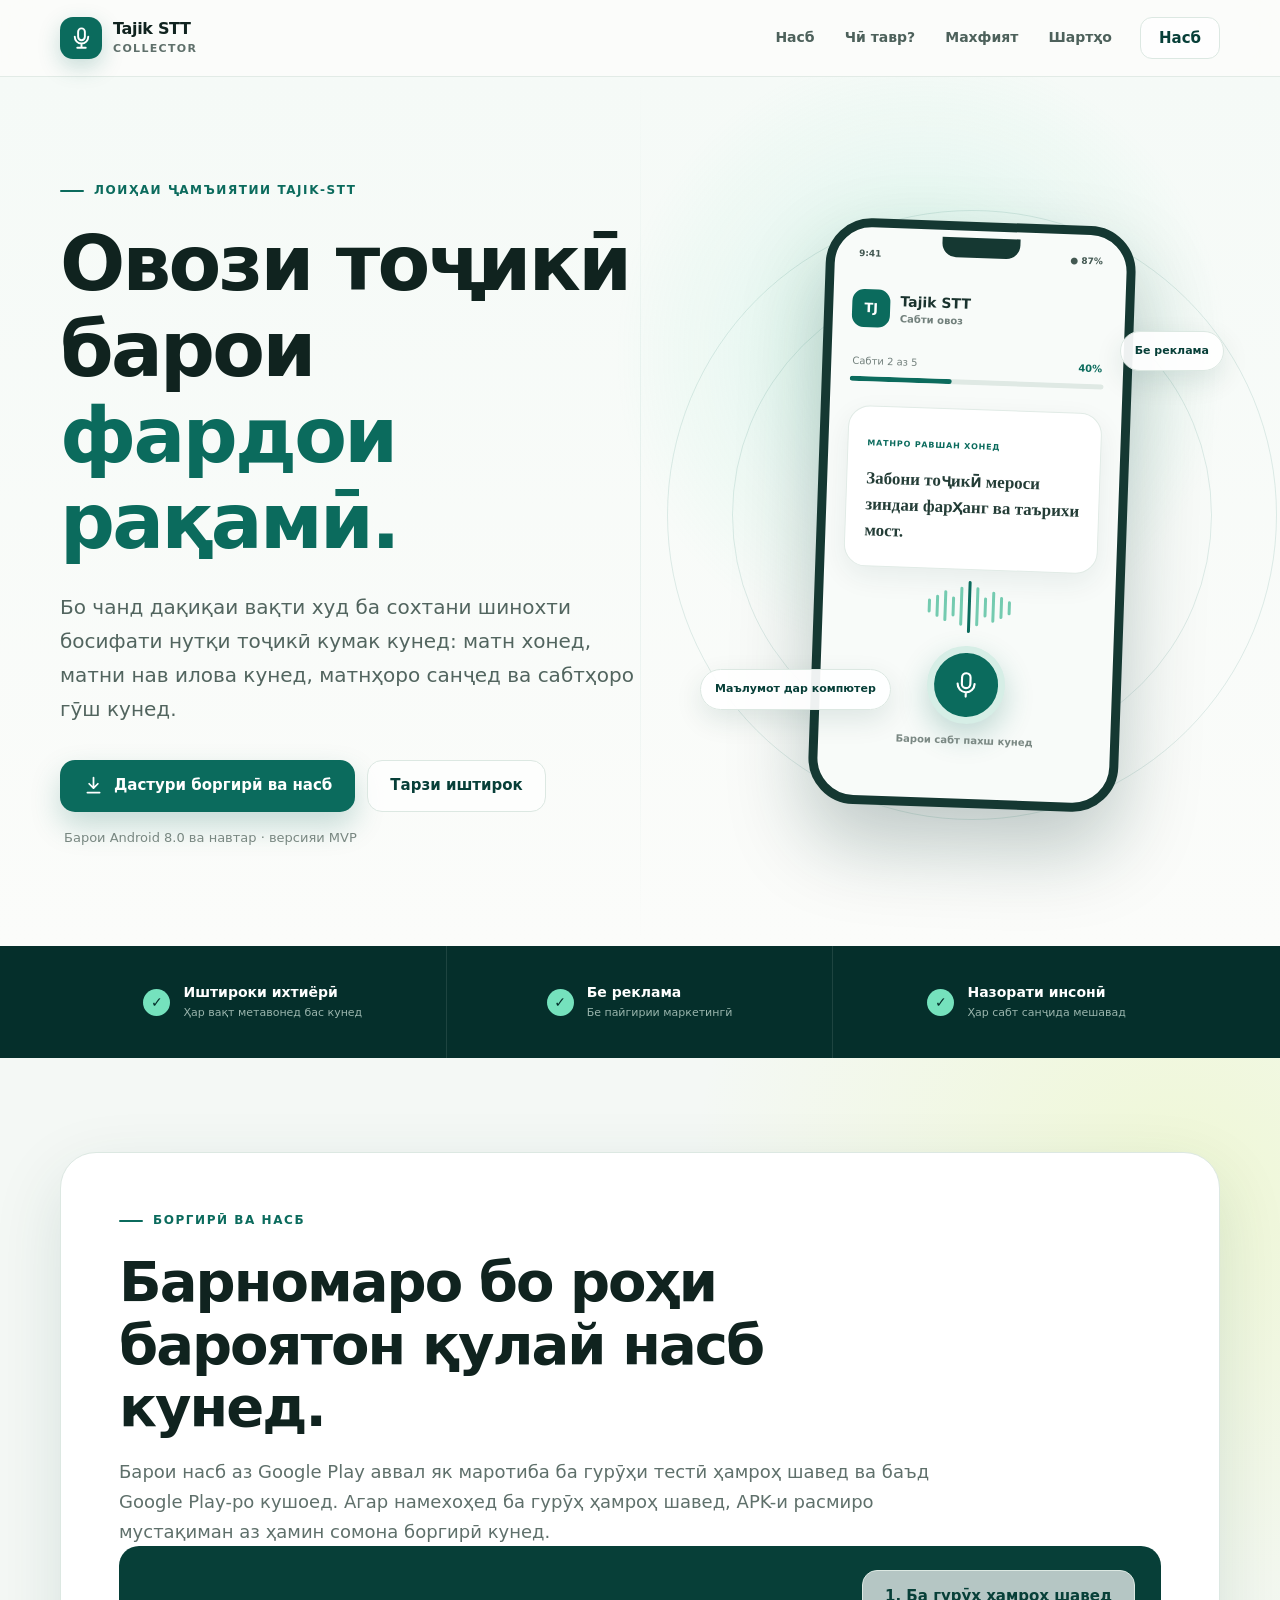
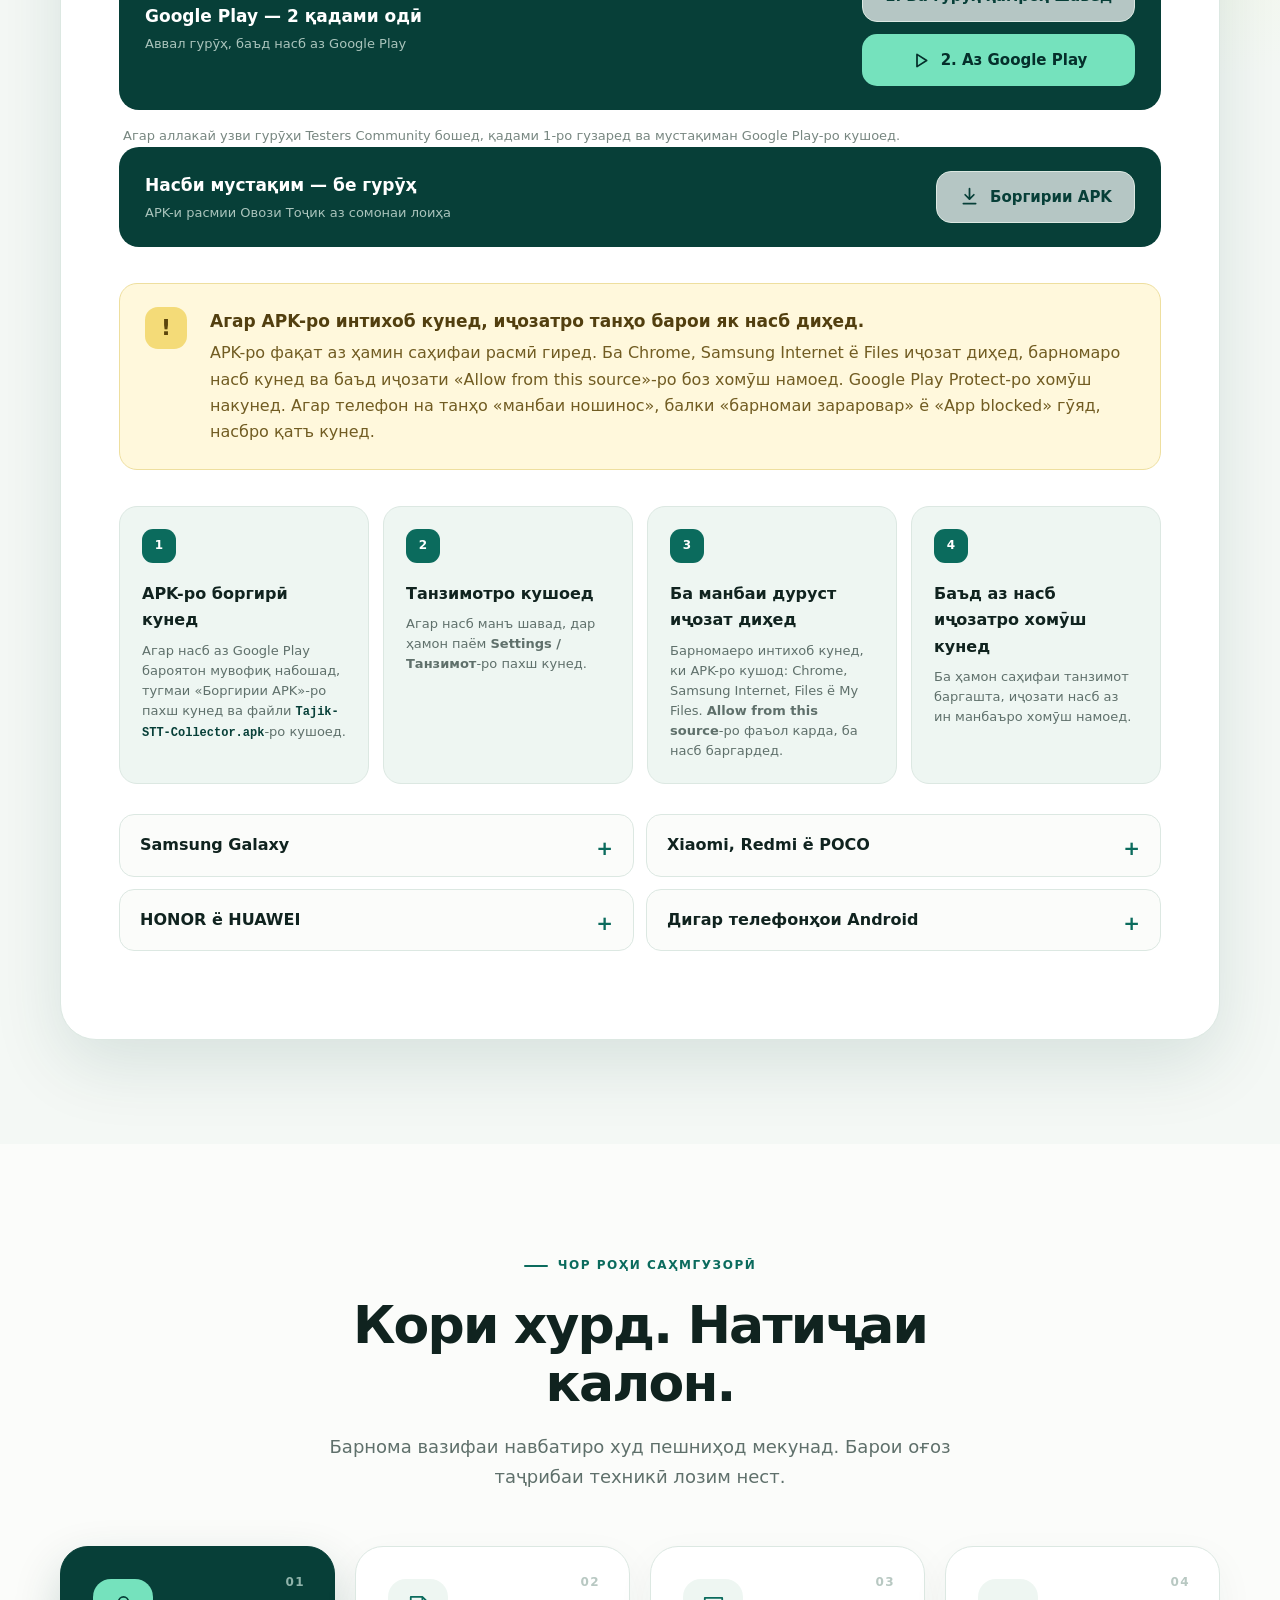
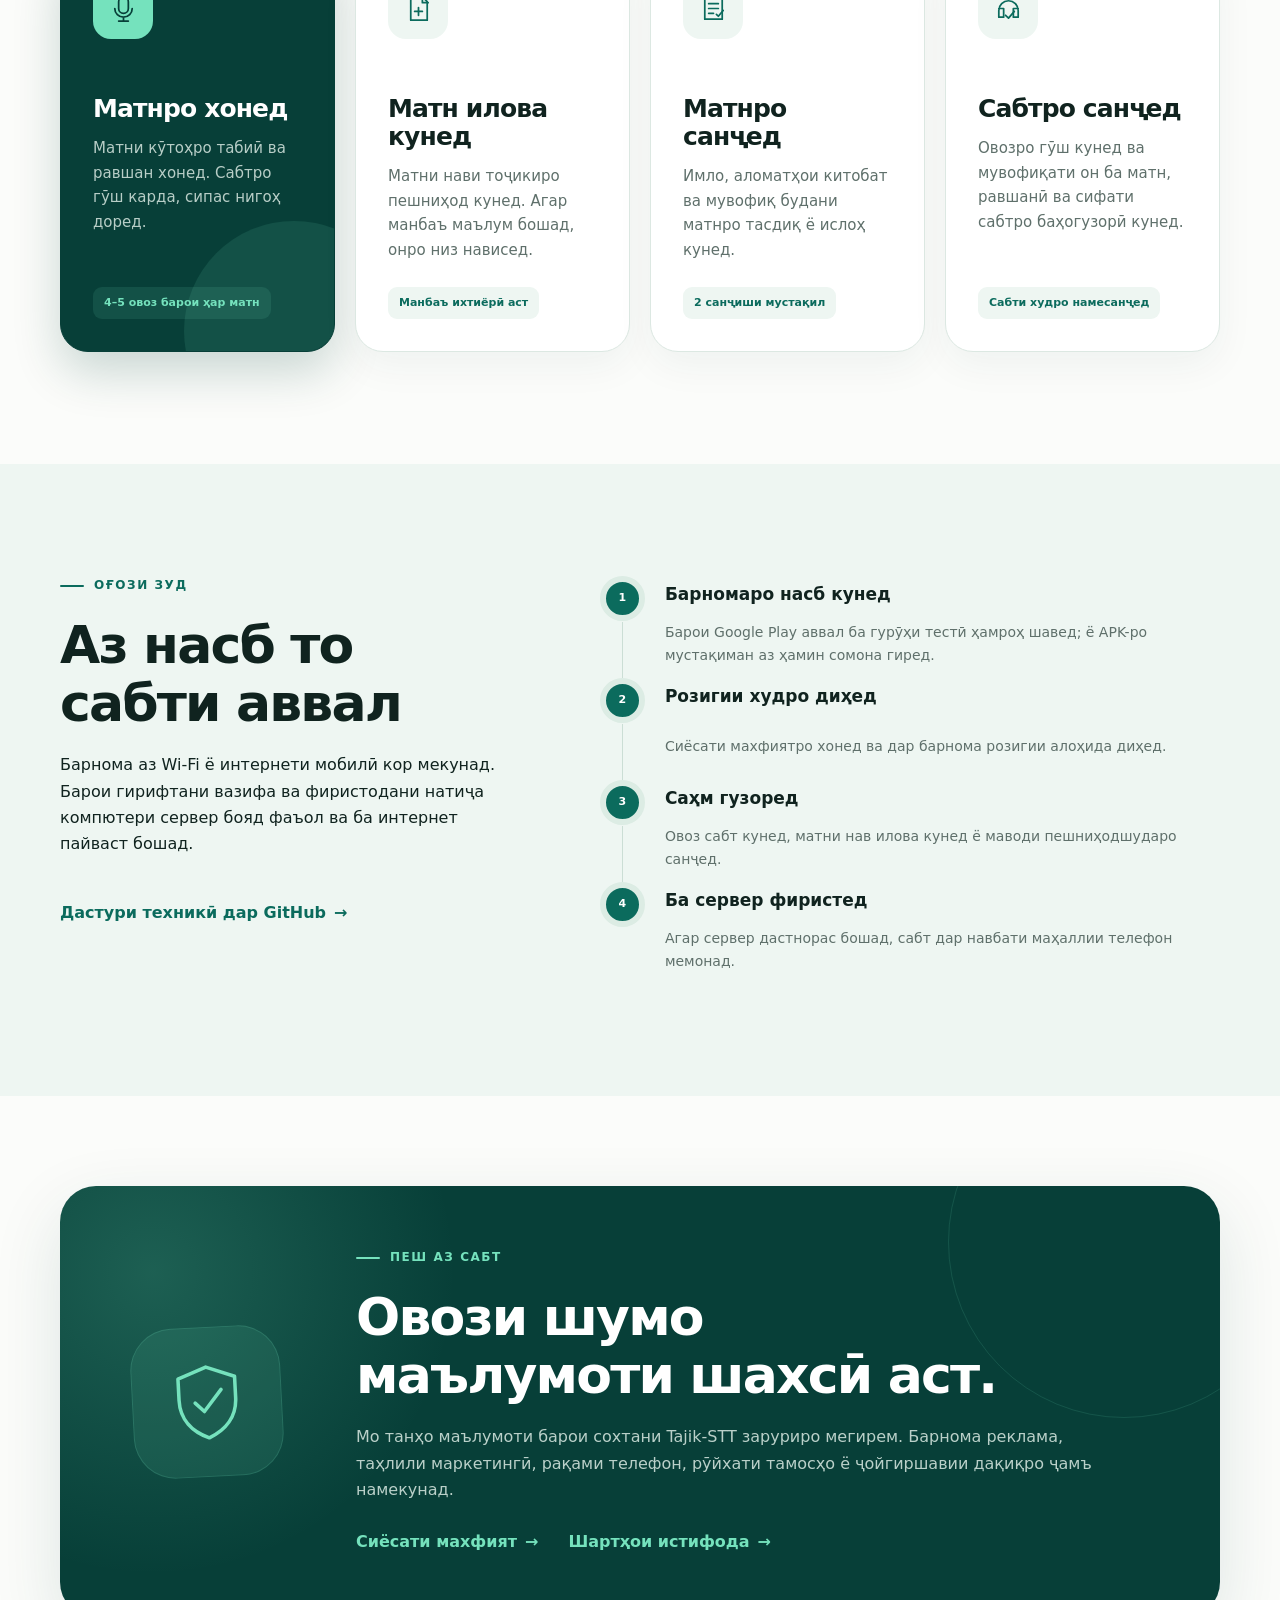
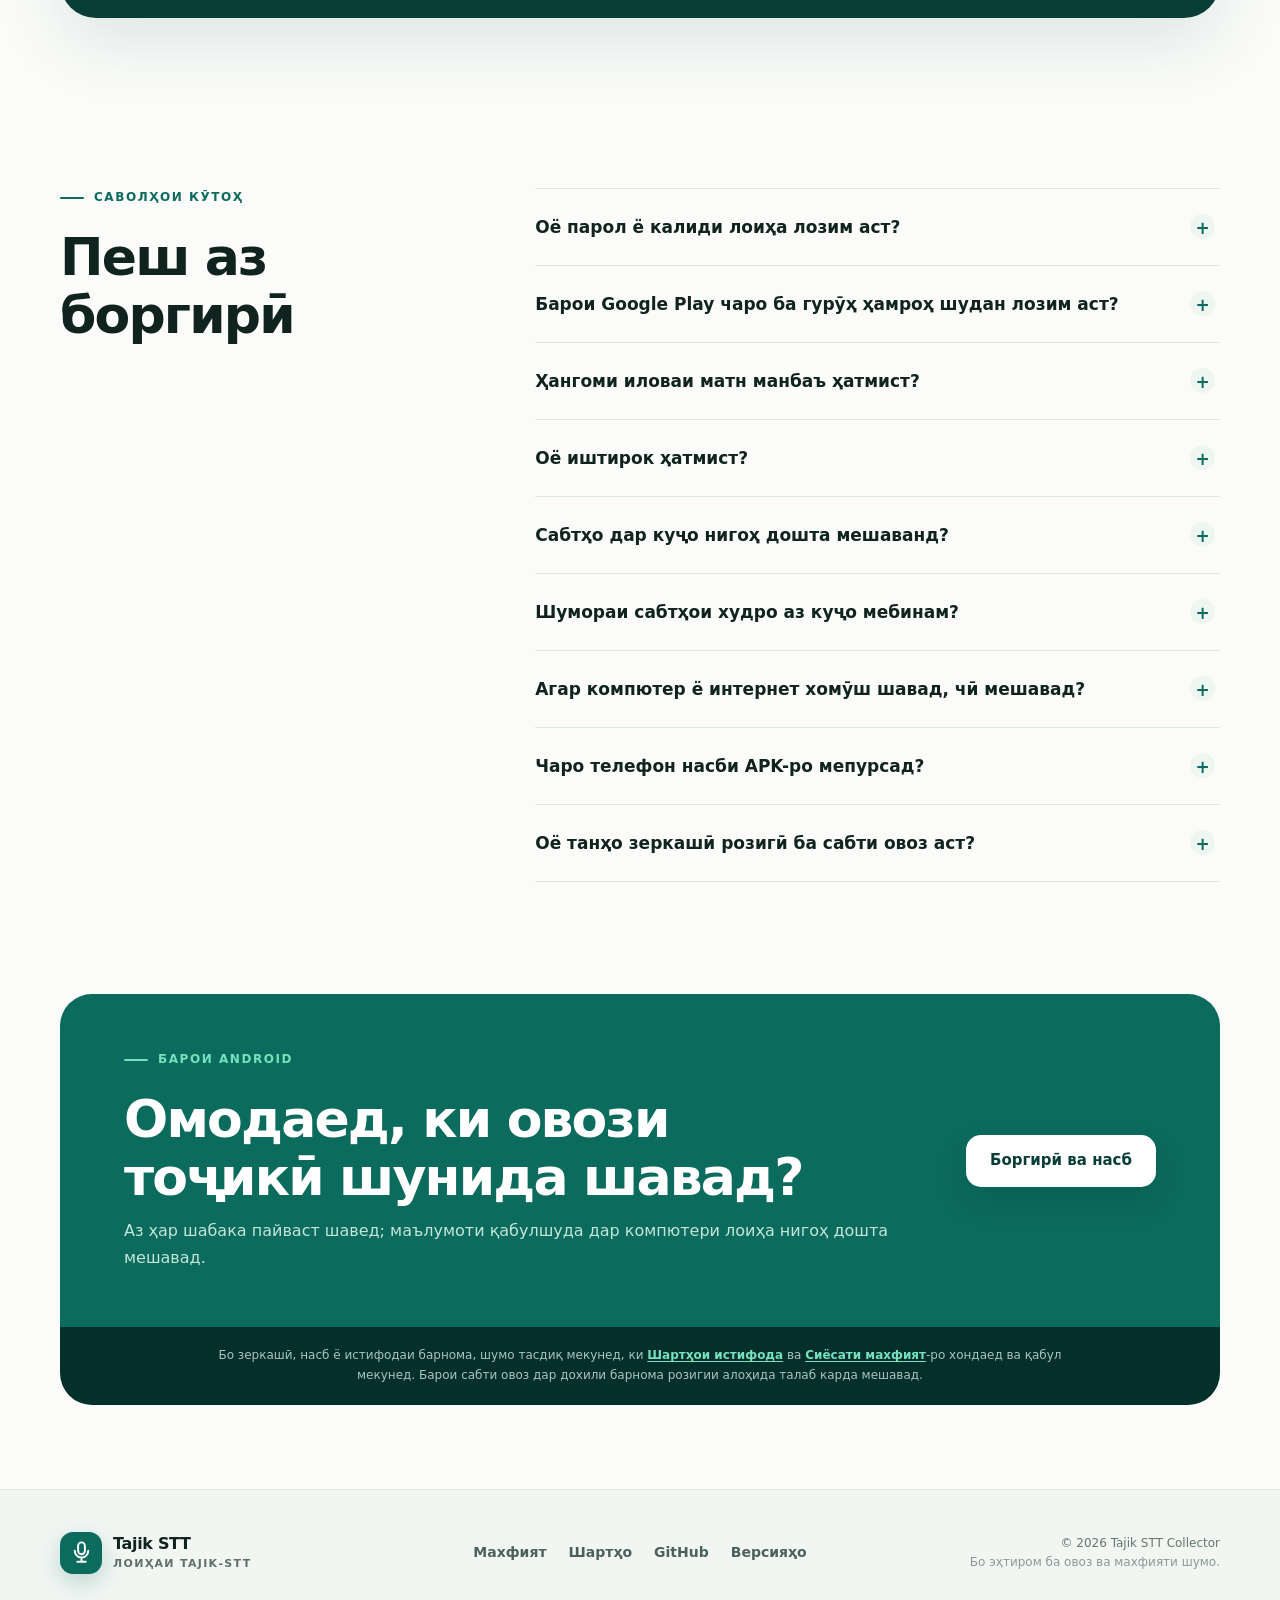
<file: docs/index.html>
<!doctype html>
<html lang="tg">
<head>
  <meta charset="utf-8">
  <meta name="viewport" content="width=device-width, initial-scale=1">
  <meta name="theme-color" content="#083f38">
  <meta name="description" content="Tajik STT Collector — барномаи ихтиёрӣ барои сабт ва санҷиши овози тоҷикӣ.">
  <meta property="og:title" content="Tajik STT Collector">
  <meta property="og:description" content="Овози тоҷикӣ барои фардои рақамӣ.">
  <meta property="og:type" content="website">
  <meta property="og:url" content="https://zigger06.github.io/Tajik-STT-Collector/">
  <title>Tajik STT Collector — овози тоҷикӣ</title>
  <link rel="icon" href="favicon.svg" type="image/svg+xml">
  <link rel="stylesheet" href="styles.css">
</head>
<body>
  <a class="skip-link" href="#main">Ба муҳтавои асосӣ гузаштан</a>

  <header class="site-header">
    <div class="shell nav-wrap">
      <a class="brand" href="index.html" aria-label="Tajik STT Collector — саҳифаи асосӣ">
        <span class="brand-mark" aria-hidden="true">
          <svg viewBox="0 0 32 32" focusable="false">
            <rect x="12" y="4" width="8" height="14" rx="4"></rect>
            <path d="M8 14a8 8 0 0 0 16 0M16 22v5M11 27h10"></path>
          </svg>
        </span>
        <span><strong>Tajik STT</strong><small>Collector</small></span>
      </a>
      <nav class="nav-links" aria-label="Пайвандҳои асосӣ">
        <a href="#install">Насб</a>
        <a href="#how">Чӣ тавр?</a>
        <a href="privacy.html">Махфият</a>
        <a href="terms.html">Шартҳо</a>
      </nav>
      <a class="button button-small button-ghost" href="#install">Насб</a>
    </div>
  </header>

  <main id="main">
    <section class="hero">
      <div class="hero-glow hero-glow-one" aria-hidden="true"></div>
      <div class="hero-glow hero-glow-two" aria-hidden="true"></div>
      <div class="shell hero-grid">
        <div class="hero-copy">
          <p class="eyebrow"><span></span> Лоиҳаи ҷамъиятии Tajik‑STT</p>
          <h1>Овози тоҷикӣ барои <em>фардои рақамӣ.</em></h1>
          <p class="hero-lead">Бо чанд дақиқаи вақти худ ба сохтани шинохти босифати нутқи тоҷикӣ кумак кунед: матн хонед, матни нав илова кунед, матнҳоро санҷед ва сабтҳоро гӯш кунед.</p>
          <div class="hero-actions">
            <a class="button button-primary" href="#install">
              <svg aria-hidden="true" viewBox="0 0 24 24"><path d="M12 3v12m0 0 5-5m-5 5-5-5M5 20h14"></path></svg>
              Дастури боргирӣ ва насб
            </a>
            <a class="button button-secondary" href="#how">Тарзи иштирок</a>
          </div>
          <p class="download-note">Барои Android 8.0 ва навтар · версияи MVP</p>
        </div>

        <div class="phone-stage" aria-label="Намунаи интерфейси барнома">
          <div class="orbit orbit-one" aria-hidden="true"></div>
          <div class="orbit orbit-two" aria-hidden="true"></div>
          <div class="phone">
            <div class="phone-top"><span>9:41</span><i></i><span>● 87%</span></div>
            <div class="app-brand"><b>TJ</b><span>Tajik STT<small>Сабти овоз</small></span></div>
            <div class="progress-row"><span>Сабти 2 аз 5</span><strong>40%</strong></div>
            <div class="progress"><i></i></div>
            <div class="prompt-card">
              <small>МАТНРО РАВШАН ХОНЕД</small>
              <p>Забони тоҷикӣ мероси зиндаи фарҳанг ва таърихи мост.</p>
            </div>
            <div class="wave" aria-hidden="true">
              <i></i><i></i><i></i><i></i><i></i><i></i><i></i><i></i><i></i><i></i><i></i>
            </div>
            <div class="record-button" aria-hidden="true">
              <svg viewBox="0 0 32 32"><rect x="12" y="5" width="8" height="14" rx="4"></rect><path d="M8 15a8 8 0 0 0 16 0M16 23v4"></path></svg>
            </div>
            <p class="tap-label">Барои сабт пахш кунед</p>
          </div>
          <span class="float-chip chip-private">Бе реклама</span>
          <span class="float-chip chip-local">Маълумот дар компютер</span>
        </div>
      </div>
    </section>

    <section class="trust-strip" aria-label="Хусусиятҳои махфият">
      <div class="shell trust-grid">
        <div><span class="check">✓</span><p><strong>Иштироки ихтиёрӣ</strong><small>Ҳар вақт метавонед бас кунед</small></p></div>
        <div><span class="check">✓</span><p><strong>Бе реклама</strong><small>Бе пайгирии маркетингӣ</small></p></div>
        <div><span class="check">✓</span><p><strong>Назорати инсонӣ</strong><small>Ҳар сабт санҷида мешавад</small></p></div>
      </div>
    </section>

    <section class="section install-section" id="install">
      <div class="shell install-panel">
        <div class="install-heading">
          <p class="eyebrow dark"><span></span> Боргирӣ ва насб</p>
          <h2>Барномаро бо роҳи бароятон қулай насб кунед.</h2>
          <p>Барои насб аз Google Play аввал як маротиба ба гурӯҳи тестӣ ҳамроҳ шавед ва баъд Google Play-ро кушоед. Агар намехоҳед ба гурӯҳ ҳамроҳ шавед, APK-и расмиро мустақиман аз ҳамин сомона боргирӣ кунед.</p>
        </div>

        <div class="install-download">
          <div>
            <strong>Google Play — 2 қадами одӣ</strong>
            <span>Аввал гурӯҳ, баъд насб аз Google Play</span>
          </div>
          <div class="hero-actions">
            <a class="button button-secondary" href="https://groups.google.com/g/testers-community" target="_blank" rel="noopener">
              1. Ба гурӯҳ ҳамроҳ шавед
            </a>
            <a class="button button-primary" href="https://play.google.com/apps/testing/com.zigger06.tajiksttcollector">
              <svg aria-hidden="true" viewBox="0 0 24 24"><path d="M8 5l11 7-11 7z"></path></svg>
              2. Аз Google Play
            </a>
          </div>
        </div>
        <p class="download-note">Агар аллакай узви гурӯҳи Testers Community бошед, қадами 1-ро гузаред ва мустақиман Google Play-ро кушоед.</p>

        <div class="install-download">
          <div>
            <strong>Насби мустақим — бе гурӯҳ</strong>
            <span>APK-и расмии Овози Тоҷик аз сомонаи лоиҳа</span>
          </div>
          <a class="button button-secondary" href="https://github.com/Zigger06/Tajik-STT-Collector/releases/latest/download/Tajik-STT-Collector.apk">
            <svg aria-hidden="true" viewBox="0 0 24 24"><path d="M12 3v12m0 0 5-5m-5 5-5-5M5 20h14"></path></svg>
            Боргирии APK
          </a>
        </div>

        <div class="install-alert" role="note" aria-label="Огоҳии муҳими амниятӣ">
          <div class="alert-icon" aria-hidden="true">!</div>
          <div>
            <strong>Агар APK-ро интихоб кунед, иҷозатро танҳо барои як насб диҳед.</strong>
            <p>APK-ро фақат аз ҳамин саҳифаи расмӣ гиред. Ба Chrome, Samsung Internet ё Files иҷозат диҳед, барномаро насб кунед ва баъд иҷозати «Allow from this source»-ро боз хомӯш намоед. Google Play Protect-ро хомӯш накунед. Агар телефон на танҳо «манбаи ношинос», балки «барномаи зараровар» ё «App blocked» гӯяд, насбро қатъ кунед.</p>
          </div>
        </div>

        <ol class="install-steps" aria-label="Чор қадами насби APK">
          <li>
            <span>1</span>
            <div><strong>APK-ро боргирӣ кунед</strong><p>Агар насб аз Google Play бароятон мувофиқ набошад, тугмаи «Боргирии APK»-ро пахш кунед ва файли <code>Tajik-STT-Collector.apk</code>-ро кушоед.</p></div>
          </li>
          <li>
            <span>2</span>
            <div><strong>Танзимотро кушоед</strong><p>Агар насб манъ шавад, дар ҳамон паём <b>Settings / Танзимот</b>-ро пахш кунед.</p></div>
          </li>
          <li>
            <span>3</span>
            <div><strong>Ба манбаи дуруст иҷозат диҳед</strong><p>Барномаеро интихоб кунед, ки APK-ро кушод: Chrome, Samsung Internet, Files ё My Files. <b>Allow from this source</b>-ро фаъол карда, ба насб баргардед.</p></div>
          </li>
          <li>
            <span>4</span>
            <div><strong>Баъд аз насб иҷозатро хомӯш кунед</strong><p>Ба ҳамон саҳифаи танзимот баргашта, иҷозати насб аз ин манбаъро хомӯш намоед.</p></div>
          </li>
        </ol>

        <div class="device-guides">
          <details>
            <summary>Samsung Galaxy</summary>
            <p><b>Settings → Security and privacy → More security settings → Install unknown apps</b>. Chrome ё My Files-ро интихоб кунед. Агар <b>Auto Blocker</b> монеъ шавад, онро танҳо барои вақти насб хомӯш карда, баъд аз насб дубора фаъол намоед.</p>
          </details>
          <details>
            <summary>Xiaomi, Redmi ё POCO</summary>
            <p>Одатан: <b>Settings → Privacy protection → Special permissions → Install unknown apps</b>. Дар баъзе версияҳо: <b>Additional settings → Privacy → Special app access → Install unknown apps</b>.</p>
          </details>
          <details>
            <summary>HONOR ё HUAWEI</summary>
            <p>Дар ҷустуҷӯи Settings нависед: <b>Install unknown apps</b>, <b>Установка неизвестных приложений</b> ё <b>Внешние источники</b>. Сипас браузер ё Files-ро интихоб кунед.</p>
          </details>
          <details>
            <summary>Дигар телефонҳои Android</summary>
            <p>Одатан: <b>Settings → Apps → Special app access → Install unknown apps</b>. Номи бахш вобаста ба версияи Android метавонад каме фарқ кунад.</p>
          </details>
        </div>
      </div>
    </section>

    <section class="section" id="how">
      <div class="shell">
        <div class="section-heading">
          <p class="eyebrow dark"><span></span> Чор роҳи саҳмгузорӣ</p>
          <h2>Кори хурд. Натиҷаи калон.</h2>
          <p>Барнома вазифаи навбатиро худ пешниҳод мекунад. Барои оғоз таҷрибаи техникӣ лозим нест.</p>
        </div>
        <div class="task-grid">
          <article class="task-card featured">
            <div class="task-number">01</div>
            <div class="task-icon mic-icon" aria-hidden="true">
              <svg viewBox="0 0 32 32"><rect x="11" y="4" width="10" height="17" rx="5"></rect><path d="M7 16a9 9 0 0 0 18 0M16 25v4M11 29h10"></path></svg>
            </div>
            <h3>Матнро хонед</h3>
            <p>Матни кӯтоҳро табиӣ ва равшан хонед. Сабтро гӯш карда, сипас нигоҳ доред.</p>
            <span class="task-tag">4–5 овоз барои ҳар матн</span>
          </article>
          <article class="task-card">
            <div class="task-number">02</div>
            <div class="task-icon" aria-hidden="true">
              <svg viewBox="0 0 32 32"><path d="M8 4h12l5 5v19H8zM20 4v6h6M16 15v8M12 19h8"></path></svg>
            </div>
            <h3>Матн илова кунед</h3>
            <p>Матни нави тоҷикиро пешниҳод кунед. Агар манбаъ маълум бошад, онро низ нависед.</p>
            <span class="task-tag">Манбаъ ихтиёрӣ аст</span>
          </article>
          <article class="task-card">
            <div class="task-number">03</div>
            <div class="task-icon" aria-hidden="true">
              <svg viewBox="0 0 32 32"><path d="M7 5h18v22H7zM11 11h10M11 16h10M11 21h5"></path><path d="m19 22 2 2 5-6"></path></svg>
            </div>
            <h3>Матнро санҷед</h3>
            <p>Имло, аломатҳои китобат ва мувофиқ будани матнро тасдиқ ё ислоҳ кунед.</p>
            <span class="task-tag">2 санҷиши мустақил</span>
          </article>
          <article class="task-card">
            <div class="task-number">04</div>
            <div class="task-icon" aria-hidden="true">
              <svg viewBox="0 0 32 32"><path d="M6 18a10 10 0 0 1 20 0M6 18v7h5v-9H6M26 18v7h-5v-9h5"></path><path d="m13 23 3 3 6-7"></path></svg>
            </div>
            <h3>Сабтро санҷед</h3>
            <p>Овозро гӯш кунед ва мувофиқати он ба матн, равшанӣ ва сифати сабтро баҳогузорӣ кунед.</p>
            <span class="task-tag">Сабти худро намесанҷед</span>
          </article>
        </div>
      </div>
    </section>

    <section class="section soft-section">
      <div class="shell steps-grid">
        <div class="section-heading left">
          <p class="eyebrow dark"><span></span> Оғози зуд</p>
          <h2>Аз насб то сабти аввал</h2>
          <p>Барнома аз Wi‑Fi ё интернети мобилӣ кор мекунад. Барои гирифтани вазифа ва фиристодани натиҷа компютери сервер бояд фаъол ва ба интернет пайваст бошад.</p>
          <a class="text-link" href="https://github.com/Zigger06/Tajik-STT-Collector#быстрый-запуск-на-windows">Дастури техникӣ дар GitHub <span>→</span></a>
        </div>
        <ol class="steps">
          <li><b>1</b><div><strong>Барномаро насб кунед</strong><span>Барои Google Play аввал ба гурӯҳи тестӣ ҳамроҳ шавед; ё APK-ро мустақиман аз ҳамин сомона гиред.</span></div></li>
          <li><b>2</b><div><strong>Розигии худро диҳед</strong><span>Сиёсати махфиятро хонед ва дар барнома розигии алоҳида диҳед.</span></div></li>
          <li><b>3</b><div><strong>Саҳм гузоред</strong><span>Овоз сабт кунед, матни нав илова кунед ё маводи пешниҳодшударо санҷед.</span></div></li>
          <li><b>4</b><div><strong>Ба сервер фиристед</strong><span>Агар сервер дастнорас бошад, сабт дар навбати маҳаллии телефон мемонад.</span></div></li>
        </ol>
      </div>
    </section>

    <section class="section privacy-section">
      <div class="shell privacy-card">
        <div class="shield" aria-hidden="true">
          <svg viewBox="0 0 48 48"><path d="M24 4 40 10v12c0 11-6.7 18.2-16 22-9.3-3.8-16-11-16-22V10z"></path><path d="m17 24 5 5 10-12"></path></svg>
        </div>
        <div>
          <p class="eyebrow light"><span></span> Пеш аз сабт</p>
          <h2>Овози шумо маълумоти шахсӣ аст.</h2>
          <p>Мо танҳо маълумоти барои сохтани Tajik‑STT заруриро мегирем. Барнома реклама, таҳлили маркетингӣ, рақами телефон, рӯйхати тамосҳо ё ҷойгиршавии дақиқро ҷамъ намекунад.</p>
          <div class="legal-links">
            <a href="privacy.html">Сиёсати махфият <span>→</span></a>
            <a href="terms.html">Шартҳои истифода <span>→</span></a>
          </div>
        </div>
      </div>
    </section>

    <section class="section faq-section">
      <div class="shell faq-grid">
        <div class="section-heading left">
          <p class="eyebrow dark"><span></span> Саволҳои кӯтоҳ</p>
          <h2>Пеш аз боргирӣ</h2>
        </div>
        <div class="faq-list">
          <details>
            <summary>Оё парол ё калиди лоиҳа лозим аст?</summary>
            <p>Не. Барнома суроғаи серверро худкор мегирад. Шумо ном ва розигии худро ворид мекунед; минтақа ихтиёрӣ аст. Баъд метавонед овоз сабт кунед, матн илова кунед ва матну аудиои дигаронро санҷед.</p>
          </details>
          <details>
            <summary>Барои Google Play чаро ба гурӯҳ ҳамроҳ шудан лозим аст?</summary>
            <p>Айни ҳол версияи Google Play дар санҷиш аст. Барои дастрасӣ як маротиба ба гурӯҳи тестӣ ҳамроҳ шавед ва баъд тугмаи Google Play-ро кушоед. Агар намехоҳед ба гурӯҳ ҳамроҳ шавед, APK-и расмиро аз ҳамин сомона насб карда метавонед.</p>
          </details>
          <details>
            <summary>Ҳангоми иловаи матн манбаъ ҳатмист?</summary>
            <p>Не, майдони «Манбаъ» ихтиёрӣ аст. Агар матн аз китоб, мақола ё сомона бошад, беҳтар аст номи манбаъро нависед. Матни иловакардаи шумо пеш аз сабт аз ҷониби дигар ихтиёриён санҷида мешавад.</p>
          </details>
          <details>
            <summary>Оё иштирок ҳатмист?</summary>
            <p>Не. Иштирок пурра ихтиёрӣ аст. Шумо метавонед сабтро пеш аз фиристодан пок кунед ё минбаъд иштирок накунед.</p>
          </details>
          <details>
            <summary>Сабтҳо дар куҷо нигоҳ дошта мешаванд?</summary>
            <p>Дар MVP сабтҳои қабулшуда дар компютери лоиҳа нигоҳ дошта мешаванд. Сабти ҳанӯз нафиристодашуда муваққатан дар хотираи хусусии барнома мемонад; пас аз тасдиқи қабули сервер нусхаи навбатӣ аз телефон пок мешавад.</p>
          </details>
          <details>
            <summary>Шумораи сабтҳои худро аз куҷо мебинам?</summary>
            <p>Дар саҳифаи асосии барнома бахши «Омори ман» сабтҳои умумӣ, фиристодашуда, дар навбат, дар санҷиш ва қабулшударо нишон медиҳад.</p>
          </details>
          <details>
            <summary>Агар компютер ё интернет хомӯш шавад, чӣ мешавад?</summary>
            <p>Маълумоти аллакай қабулшуда дар компютер мемонад. Барнома муваққатан вазифаи нав намегирад; сабти нафиристодашуда дар навбати хусусии телефон нигоҳ дошта шуда, баъди боз фаъол шудани сервер худкор фиристода мешавад.</p>
          </details>
          <details>
            <summary>Чаро телефон насби APK-ро мепурсад?</summary>
            <p>Ин танҳо ҳангоми насби APK аз сомона рух медиҳад. Android браузер ё мудири файлро «манбаи ношинос» мешуморад. APK-ро танҳо аз ҳамин саҳифа гиред, иҷозатро ба барномаи дуруст танҳо барои насб диҳед ва баъд онро хомӯш кунед. Агар нахоҳед ин иҷозатро диҳед, аввал ба гурӯҳи тестӣ ҳамроҳ шуда, аз Google Play насб кунед. <a href="#install">Дастури пурраи насб</a>.</p>
          </details>
          <details>
            <summary>Оё танҳо зеркашӣ розигӣ ба сабти овоз аст?</summary>
            <p>Не. Боргирӣ ва истифода қабули шартҳоро нишон медиҳад, аммо барои сабт ва истифодаи овоз дар дохили барнома розигии равшан ва алоҳида талаб мешавад.</p>
          </details>
        </div>
      </div>
    </section>

    <section class="download-section">
      <div class="shell download-card">
        <div>
          <p class="eyebrow light"><span></span> Барои Android</p>
          <h2>Омодаед, ки овози тоҷикӣ шунида шавад?</h2>
          <p>Аз ҳар шабака пайваст шавед; маълумоти қабулшуда дар компютери лоиҳа нигоҳ дошта мешавад.</p>
        </div>
        <a class="button button-light" href="#install">Боргирӣ ва насб</a>
      </div>
      <div class="shell consent-copy">
        <p>Бо зеркашӣ, насб ё истифодаи барнома, шумо тасдиқ мекунед, ки <a href="terms.html">Шартҳои истифода</a> ва <a href="privacy.html">Сиёсати махфият</a>-ро хондаед ва қабул мекунед. Барои сабти овоз дар дохили барнома розигии алоҳида талаб карда мешавад.</p>
      </div>
    </section>
  </main>

  <footer class="site-footer">
    <div class="shell footer-grid">
      <div class="brand footer-brand">
        <span class="brand-mark" aria-hidden="true">
          <svg viewBox="0 0 32 32" focusable="false"><rect x="12" y="4" width="8" height="14" rx="4"></rect><path d="M8 14a8 8 0 0 0 16 0M16 22v5M11 27h10"></path></svg>
        </span>
        <span><strong>Tajik STT</strong><small>Лоиҳаи Tajik‑STT</small></span>
      </div>
      <nav aria-label="Пайвандҳои поёнӣ">
        <a href="privacy.html">Махфият</a>
        <a href="terms.html">Шартҳо</a>
        <a href="https://github.com/Zigger06/Tajik-STT-Collector">GitHub</a>
        <a href="https://github.com/Zigger06/Tajik-STT-Collector/releases">Версияҳо</a>
      </nav>
      <p>© 2026 Tajik STT Collector<br><span>Бо эҳтиром ба овоз ва махфияти шумо.</span></p>
    </div>
  </footer>
</body>
</html>
</file>
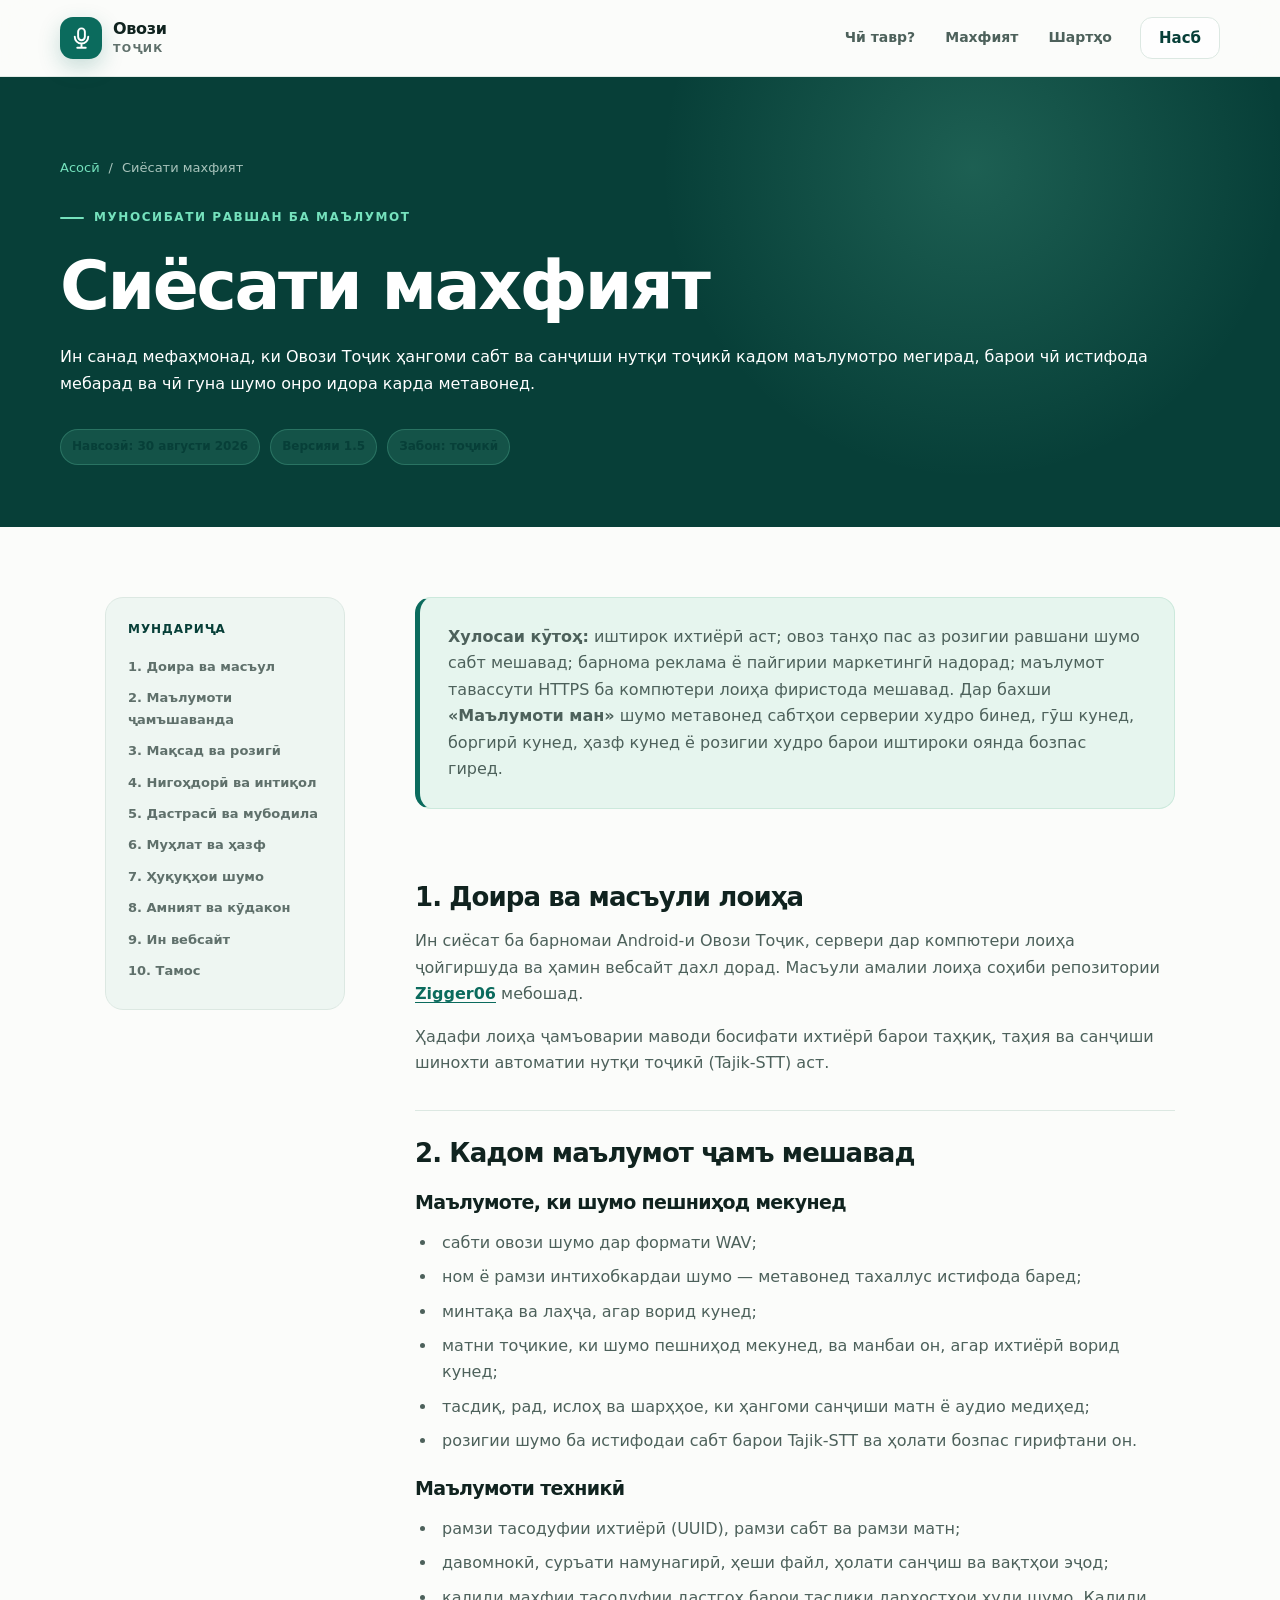
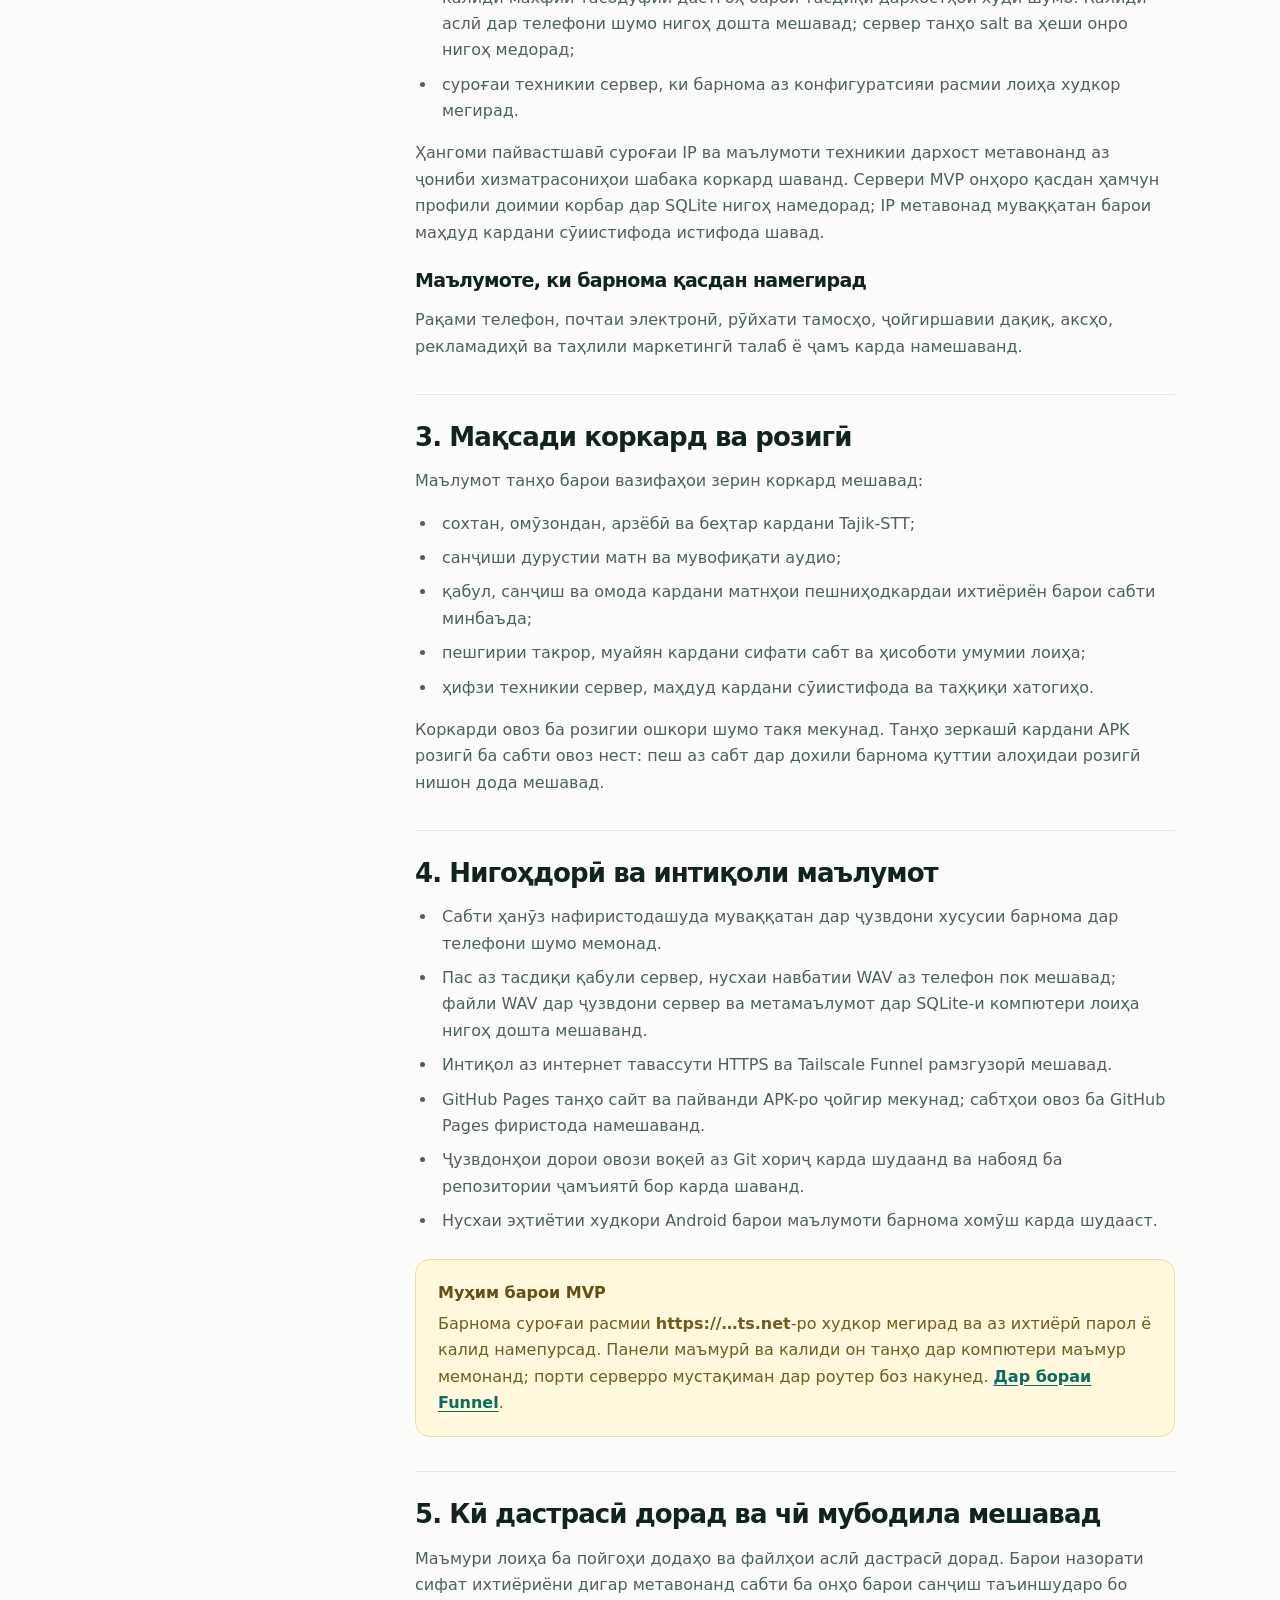
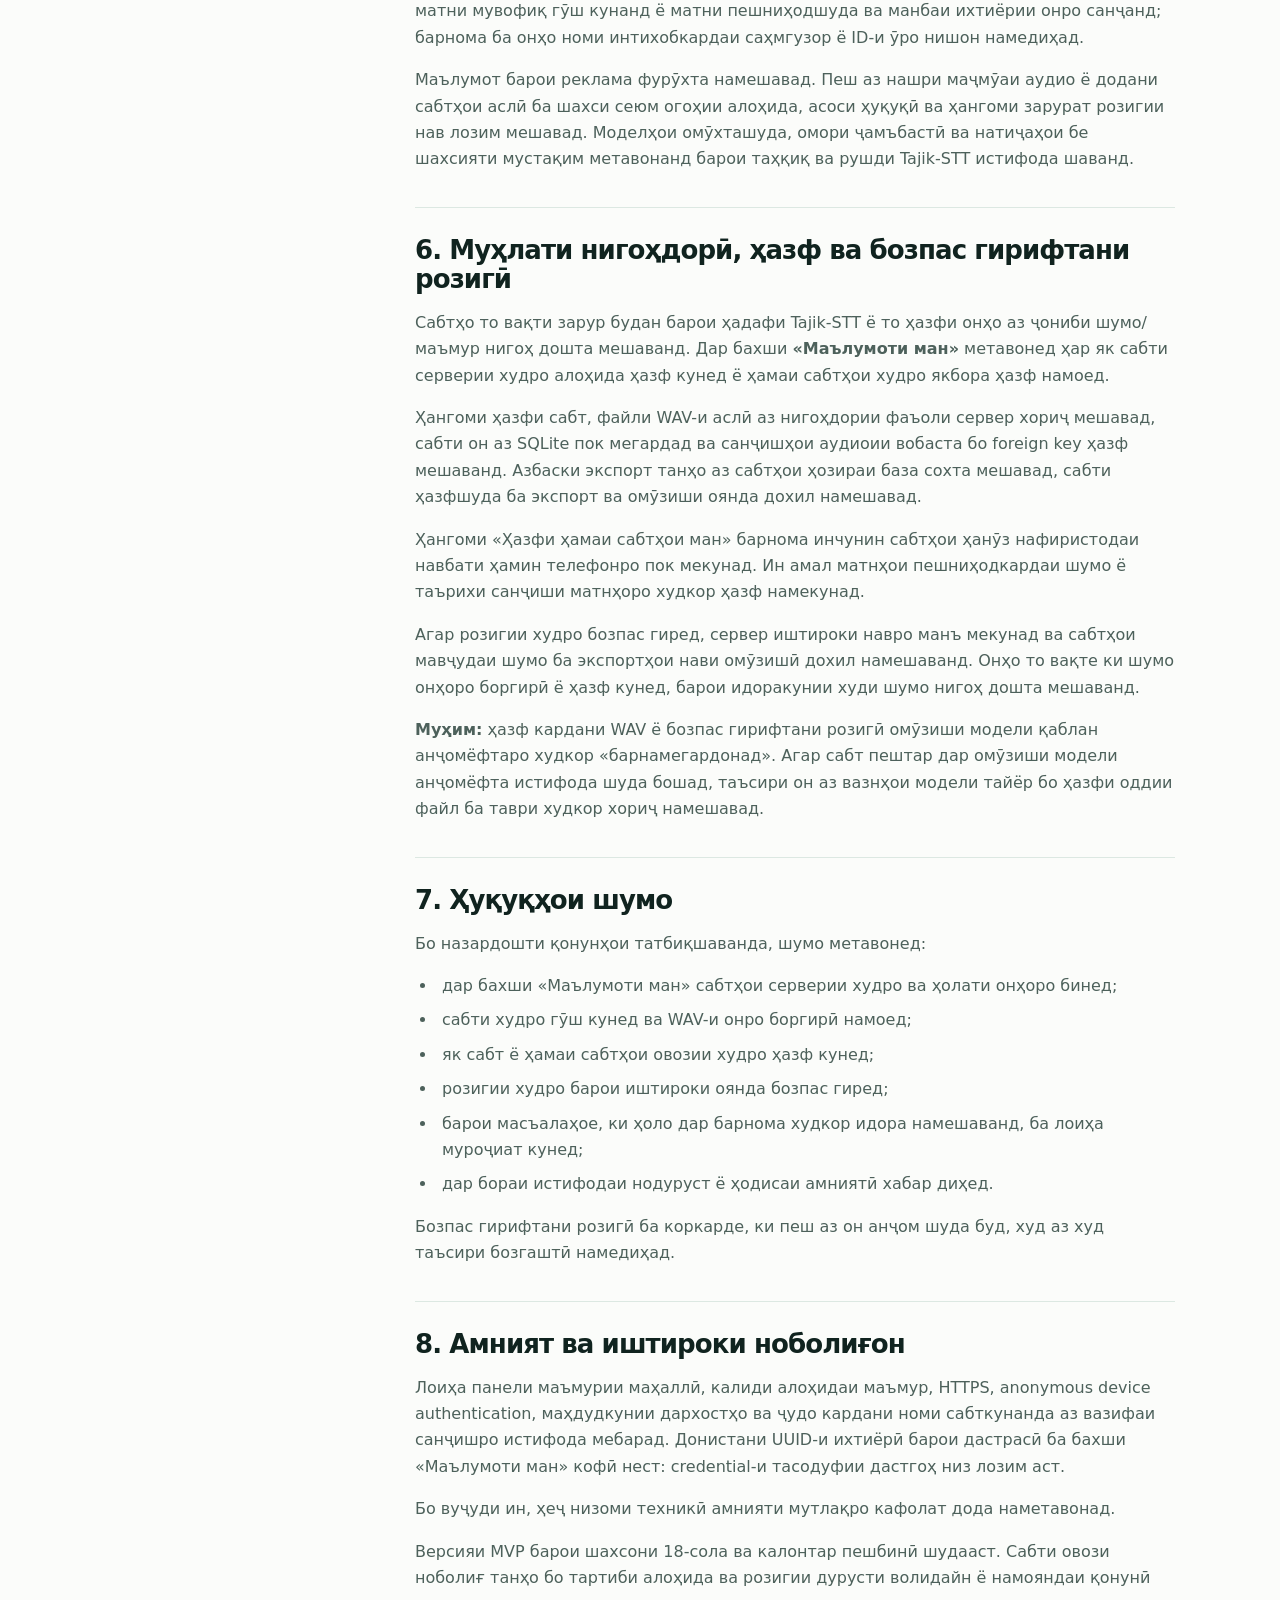
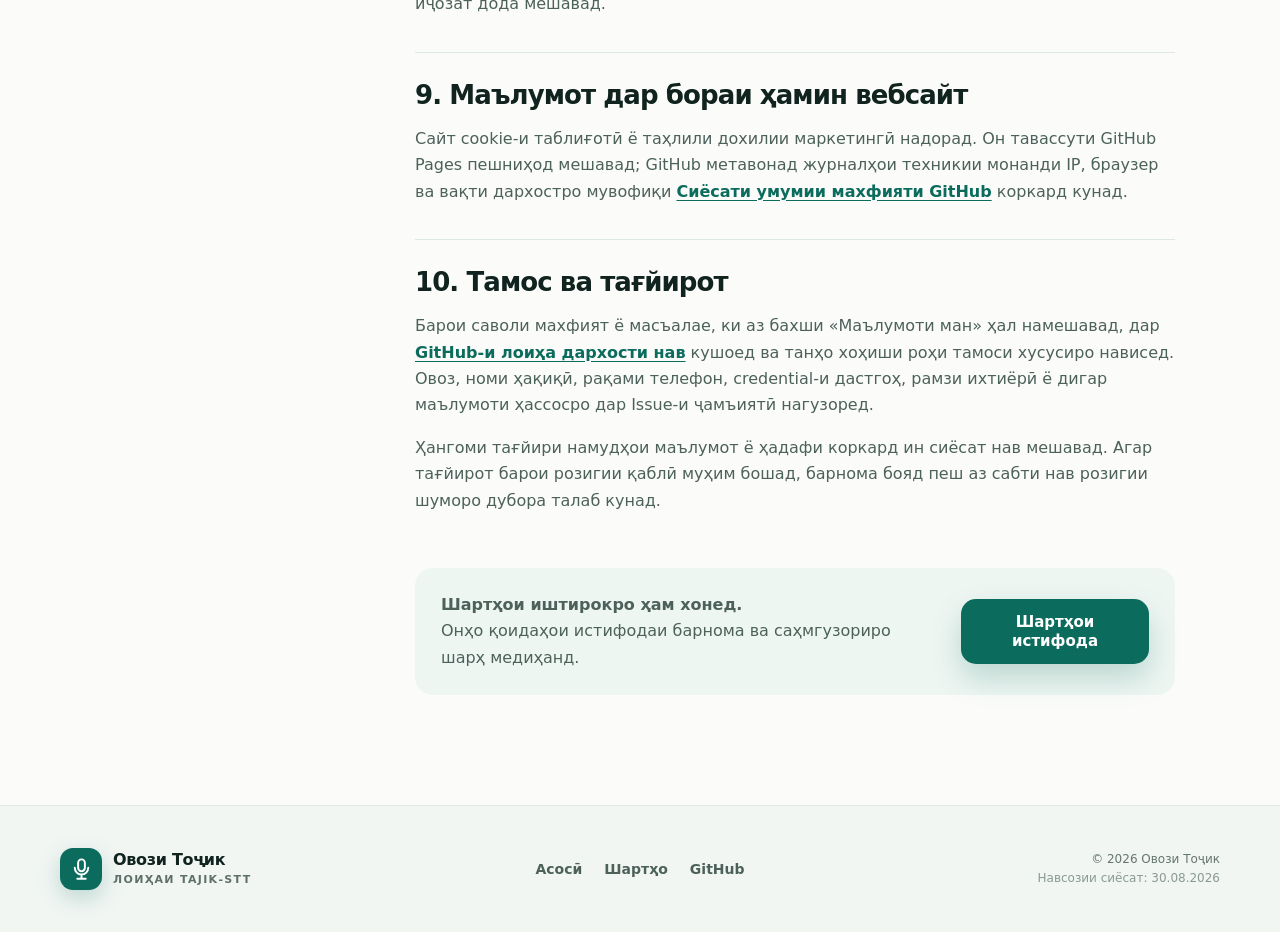
<file: docs/privacy.html>
<!doctype html>
<html lang="tg">
<head>
  <meta charset="utf-8">
  <meta name="viewport" content="width=device-width, initial-scale=1">
  <meta name="theme-color" content="#073f38">
  <meta name="description" content="Сиёсати махфияти Овози Тоҷик: кадом маълумот ҷамъ мешавад, барои чӣ ва чӣ гуна идора мешавад.">
  <title>Сиёсати махфият — Овози Тоҷик</title>
  <link rel="icon" href="favicon.svg" type="image/svg+xml">
  <link rel="stylesheet" href="styles.css">
</head>
<body>
  <a class="skip-link" href="#content">Ба муҳтавои асосӣ гузаштан</a>
  <header class="site-header">
    <div class="shell nav-wrap">
      <a class="brand" href="index.html" aria-label="Овози Тоҷик — саҳифаи асосӣ">
        <span class="brand-mark" aria-hidden="true"><svg viewBox="0 0 32 32"><rect x="12" y="4" width="8" height="14" rx="4"></rect><path d="M8 14a8 8 0 0 0 16 0M16 22v5M11 27h10"></path></svg></span>
        <span><strong>Овози</strong><small>Тоҷик</small></span>
      </a>
      <nav class="nav-links" aria-label="Пайвандҳои асосӣ">
        <a href="index.html#how">Чӣ тавр?</a>
        <a href="privacy.html" aria-current="page">Махфият</a>
        <a href="terms.html">Шартҳо</a>
      </nav>
      <a class="button button-small button-ghost" href="index.html#install">Насб</a>
    </div>
  </header>

  <main id="content">
    <section class="legal-hero">
      <div class="shell">
        <div class="breadcrumbs"><a href="index.html">Асосӣ</a><span>/</span><span>Сиёсати махфият</span></div>
        <p class="eyebrow light"><span></span> Муносибати равшан ба маълумот</p>
        <h1>Сиёсати махфият</h1>
        <p>Ин санад мефаҳмонад, ки Овози Тоҷик ҳангоми сабт ва санҷиши нутқи тоҷикӣ кадом маълумотро мегирад, барои чӣ истифода мебарад ва чӣ гуна шумо онро идора карда метавонед.</p>
        <div class="legal-meta"><span>Навсозӣ: 30 августи 2026</span><span>Версияи 1.5</span><span>Забон: тоҷикӣ</span></div>
      </div>
    </section>

    <div class="shell legal-layout">
      <aside class="legal-toc" aria-label="Мундариҷаи саҳифа">
        <strong>Мундариҷа</strong>
        <a href="#scope">1. Доира ва масъул</a>
        <a href="#data">2. Маълумоти ҷамъшаванда</a>
        <a href="#purpose">3. Мақсад ва розигӣ</a>
        <a href="#storage">4. Нигоҳдорӣ ва интиқол</a>
        <a href="#sharing">5. Дастрасӣ ва мубодила</a>
        <a href="#retention">6. Муҳлат ва ҳазф</a>
        <a href="#rights">7. Ҳуқуқҳои шумо</a>
        <a href="#security">8. Амният ва кӯдакон</a>
        <a href="#website">9. Ин вебсайт</a>
        <a href="#contact">10. Тамос</a>
      </aside>

      <article class="legal-content">
        <div class="legal-summary">
          <p><strong>Хулосаи кӯтоҳ:</strong> иштирок ихтиёрӣ аст; овоз танҳо пас аз розигии равшани шумо сабт мешавад; барнома реклама ё пайгирии маркетингӣ надорад; маълумот тавассути HTTPS ба компютери лоиҳа фиристода мешавад. Дар бахши <b>«Маълумоти ман»</b> шумо метавонед сабтҳои серверии худро бинед, гӯш кунед, боргирӣ кунед, ҳазф кунед ё розигии худро барои иштироки оянда бозпас гиред.</p>
        </div>

        <section id="scope">
          <h2>1. Доира ва масъули лоиҳа</h2>
          <p>Ин сиёсат ба барномаи Android-и Овози Тоҷик, сервери дар компютери лоиҳа ҷойгиршуда ва ҳамин вебсайт дахл дорад. Масъули амалии лоиҳа соҳиби репозитории <a href="https://github.com/Zigger06">Zigger06</a> мебошад.</p>
          <p>Ҳадафи лоиҳа ҷамъоварии маводи босифати ихтиёрӣ барои таҳқиқ, таҳия ва санҷиши шинохти автоматии нутқи тоҷикӣ (Tajik‑STT) аст.</p>
        </section>

        <section id="data">
          <h2>2. Кадом маълумот ҷамъ мешавад</h2>
          <h3>Маълумоте, ки шумо пешниҳод мекунед</h3>
          <ul>
            <li>сабти овози шумо дар формати WAV;</li>
            <li>ном ё рамзи интихобкардаи шумо — метавонед тахаллус истифода баред;</li>
            <li>минтақа ва лаҳҷа, агар ворид кунед;</li>
            <li>матни тоҷикие, ки шумо пешниҳод мекунед, ва манбаи он, агар ихтиёрӣ ворид кунед;</li>
            <li>тасдиқ, рад, ислоҳ ва шарҳҳое, ки ҳангоми санҷиши матн ё аудио медиҳед;</li>
            <li>розигии шумо ба истифодаи сабт барои Tajik‑STT ва ҳолати бозпас гирифтани он.</li>
          </ul>
          <h3>Маълумоти техникӣ</h3>
          <ul>
            <li>рамзи тасодуфии ихтиёрӣ (UUID), рамзи сабт ва рамзи матн;</li>
            <li>давомнокӣ, суръати намунагирӣ, ҳеши файл, ҳолати санҷиш ва вақтҳои эҷод;</li>
            <li>калиди махфии тасодуфии дастгоҳ барои тасдиқи дархостҳои худи шумо. Калиди аслӣ дар телефони шумо нигоҳ дошта мешавад; сервер танҳо salt ва ҳеши онро нигоҳ медорад;</li>
            <li>суроғаи техникии сервер, ки барнома аз конфигуратсияи расмии лоиҳа худкор мегирад.</li>
          </ul>
          <p>Ҳангоми пайвастшавӣ суроғаи IP ва маълумоти техникии дархост метавонанд аз ҷониби хизматрасониҳои шабака коркард шаванд. Сервери MVP онҳоро қасдан ҳамчун профили доимии корбар дар SQLite нигоҳ намедорад; IP метавонад муваққатан барои маҳдуд кардани сӯиистифода истифода шавад.</p>
          <h3>Маълумоте, ки барнома қасдан намегирад</h3>
          <p>Рақами телефон, почтаи электронӣ, рӯйхати тамосҳо, ҷойгиршавии дақиқ, аксҳо, рекламадиҳӣ ва таҳлили маркетингӣ талаб ё ҷамъ карда намешаванд.</p>
        </section>

        <section id="purpose">
          <h2>3. Мақсади коркард ва розигӣ</h2>
          <p>Маълумот танҳо барои вазифаҳои зерин коркард мешавад:</p>
          <ul>
            <li>сохтан, омӯзондан, арзёбӣ ва беҳтар кардани Tajik‑STT;</li>
            <li>санҷиши дурустии матн ва мувофиқати аудио;</li>
            <li>қабул, санҷиш ва омода кардани матнҳои пешниҳодкардаи ихтиёриён барои сабти минбаъда;</li>
            <li>пешгирии такрор, муайян кардани сифати сабт ва ҳисоботи умумии лоиҳа;</li>
            <li>ҳифзи техникии сервер, маҳдуд кардани сӯиистифода ва таҳқиқи хатогиҳо.</li>
          </ul>
          <p>Коркарди овоз ба розигии ошкори шумо такя мекунад. Танҳо зеркашӣ кардани APK розигӣ ба сабти овоз нест: пеш аз сабт дар дохили барнома қуттии алоҳидаи розигӣ нишон дода мешавад.</p>
        </section>

        <section id="storage">
          <h2>4. Нигоҳдорӣ ва интиқоли маълумот</h2>
          <ul>
            <li>Сабти ҳанӯз нафиристодашуда муваққатан дар ҷузвдони хусусии барнома дар телефони шумо мемонад.</li>
            <li>Пас аз тасдиқи қабули сервер, нусхаи навбатии WAV аз телефон пок мешавад; файли WAV дар ҷузвдони сервер ва метамаълумот дар SQLite-и компютери лоиҳа нигоҳ дошта мешаванд.</li>
            <li>Интиқол аз интернет тавассути HTTPS ва Tailscale Funnel рамзгузорӣ мешавад.</li>
            <li>GitHub Pages танҳо сайт ва пайванди APK-ро ҷойгир мекунад; сабтҳои овоз ба GitHub Pages фиристода намешаванд.</li>
            <li>Ҷузвдонҳои дорои овози воқеӣ аз Git хориҷ карда шудаанд ва набояд ба репозитории ҷамъиятӣ бор карда шаванд.</li>
            <li>Нусхаи эҳтиётии худкори Android барои маълумоти барнома хомӯш карда шудааст.</li>
          </ul>
          <div class="warning-box">
            <strong>Муҳим барои MVP</strong>
            <p>Барнома суроғаи расмии <b>https://…ts.net</b>-ро худкор мегирад ва аз ихтиёрӣ парол ё калид намепурсад. Панели маъмурӣ ва калиди он танҳо дар компютери маъмур мемонанд; порти серверро мустақиман дар роутер боз накунед. <a href="https://tailscale.com/docs/features/tailscale-funnel">Дар бораи Funnel</a>.</p>
          </div>
        </section>

        <section id="sharing">
          <h2>5. Кӣ дастрасӣ дорад ва чӣ мубодила мешавад</h2>
          <p>Маъмури лоиҳа ба пойгоҳи додаҳо ва файлҳои аслӣ дастрасӣ дорад. Барои назорати сифат ихтиёриёни дигар метавонанд сабти ба онҳо барои санҷиш таъиншударо бо матни мувофиқ гӯш кунанд ё матни пешниҳодшуда ва манбаи ихтиёрии онро санҷанд; барнома ба онҳо номи интихобкардаи саҳмгузор ё ID-и ӯро нишон намедиҳад.</p>
          <p>Маълумот барои реклама фурӯхта намешавад. Пеш аз нашри маҷмӯаи аудио ё додани сабтҳои аслӣ ба шахси сеюм огоҳии алоҳида, асоси ҳуқуқӣ ва ҳангоми зарурат розигии нав лозим мешавад. Моделҳои омӯхташуда, омори ҷамъбастӣ ва натиҷаҳои бе шахсияти мустақим метавонанд барои таҳқиқ ва рушди Tajik‑STT истифода шаванд.</p>
        </section>

        <section id="retention">
          <h2>6. Муҳлати нигоҳдорӣ, ҳазф ва бозпас гирифтани розигӣ</h2>
          <p>Сабтҳо то вақти зарур будан барои ҳадафи Tajik‑STT ё то ҳазфи онҳо аз ҷониби шумо/маъмур нигоҳ дошта мешаванд. Дар бахши <b>«Маълумоти ман»</b> метавонед ҳар як сабти серверии худро алоҳида ҳазф кунед ё ҳамаи сабтҳои худро якбора ҳазф намоед.</p>
          <p>Ҳангоми ҳазфи сабт, файли WAV-и аслӣ аз нигоҳдории фаъоли сервер хориҷ мешавад, сабти он аз SQLite пок мегардад ва санҷишҳои аудиоии вобаста бо foreign key ҳазф мешаванд. Азбаски экспорт танҳо аз сабтҳои ҳозираи база сохта мешавад, сабти ҳазфшуда ба экспорт ва омӯзиши оянда дохил намешавад.</p>
          <p>Ҳангоми «Ҳазфи ҳамаи сабтҳои ман» барнома инчунин сабтҳои ҳанӯз нафиристодаи навбати ҳамин телефонро пок мекунад. Ин амал матнҳои пешниҳодкардаи шумо ё таърихи санҷиши матнҳоро худкор ҳазф намекунад.</p>
          <p>Агар розигии худро бозпас гиред, сервер иштироки навро манъ мекунад ва сабтҳои мавҷудаи шумо ба экспортҳои нави омӯзишӣ дохил намешаванд. Онҳо то вақте ки шумо онҳоро боргирӣ ё ҳазф кунед, барои идоракунии худи шумо нигоҳ дошта мешаванд.</p>
          <p><strong>Муҳим:</strong> ҳазф кардани WAV ё бозпас гирифтани розигӣ омӯзиши модели қаблан анҷомёфтаро худкор «барнамегардонад». Агар сабт пештар дар омӯзиши модели анҷомёфта истифода шуда бошад, таъсири он аз вазнҳои модели тайёр бо ҳазфи оддии файл ба таври худкор хориҷ намешавад.</p>
        </section>

        <section id="rights">
          <h2>7. Ҳуқуқҳои шумо</h2>
          <p>Бо назардошти қонунҳои татбиқшаванда, шумо метавонед:</p>
          <ul>
            <li>дар бахши «Маълумоти ман» сабтҳои серверии худро ва ҳолати онҳоро бинед;</li>
            <li>сабти худро гӯш кунед ва WAV-и онро боргирӣ намоед;</li>
            <li>як сабт ё ҳамаи сабтҳои овозии худро ҳазф кунед;</li>
            <li>розигии худро барои иштироки оянда бозпас гиред;</li>
            <li>барои масъалаҳое, ки ҳоло дар барнома худкор идора намешаванд, ба лоиҳа муроҷиат кунед;</li>
            <li>дар бораи истифодаи нодуруст ё ҳодисаи амниятӣ хабар диҳед.</li>
          </ul>
          <p>Бозпас гирифтани розигӣ ба коркарде, ки пеш аз он анҷом шуда буд, худ аз худ таъсири бозгаштӣ намедиҳад.</p>
        </section>

        <section id="security">
          <h2>8. Амният ва иштироки ноболиғон</h2>
          <p>Лоиҳа панели маъмурии маҳаллӣ, калиди алоҳидаи маъмур, HTTPS, anonymous device authentication, маҳдудкунии дархостҳо ва ҷудо кардани номи сабткунанда аз вазифаи санҷишро истифода мебарад. Донистани UUID-и ихтиёрӣ барои дастрасӣ ба бахши «Маълумоти ман» кофӣ нест: credential-и тасодуфии дастгоҳ низ лозим аст.</p>
          <p>Бо вуҷуди ин, ҳеҷ низоми техникӣ амнияти мутлақро кафолат дода наметавонад.</p>
          <p>Версияи MVP барои шахсони 18‑сола ва калонтар пешбинӣ шудааст. Сабти овози ноболиғ танҳо бо тартиби алоҳида ва розигии дурусти волидайн ё намояндаи қонунӣ иҷозат дода мешавад.</p>
        </section>

        <section id="website">
          <h2>9. Маълумот дар бораи ҳамин вебсайт</h2>
          <p>Сайт cookie-и таблиғотӣ ё таҳлили дохилии маркетингӣ надорад. Он тавассути GitHub Pages пешниҳод мешавад; GitHub метавонад журналҳои техникии монанди IP, браузер ва вақти дархостро мувофиқи <a href="https://docs.github.com/en/site-policy/privacy-policies/github-general-privacy-statement">Сиёсати умумии махфияти GitHub</a> коркард кунад.</p>
        </section>

        <section id="contact">
          <h2>10. Тамос ва тағйирот</h2>
          <p>Барои саволи махфият ё масъалае, ки аз бахши «Маълумоти ман» ҳал намешавад, дар <a href="https://github.com/Zigger06/Tajik-STT-Collector/issues/new">GitHub-и лоиҳа дархости нав</a> кушоед ва танҳо хоҳиши роҳи тамоси хусусиро нависед. Овоз, номи ҳақиқӣ, рақами телефон, credential-и дастгоҳ, рамзи ихтиёрӣ ё дигар маълумоти ҳассосро дар Issue-и ҷамъиятӣ нагузоред.</p>
          <p>Ҳангоми тағйири намудҳои маълумот ё ҳадафи коркард ин сиёсат нав мешавад. Агар тағйирот барои розигии қаблӣ муҳим бошад, барнома бояд пеш аз сабти нав розигии шуморо дубора талаб кунад.</p>
        </section>

        <div class="back-card">
          <p><strong>Шартҳои иштирокро ҳам хонед.</strong><br>Онҳо қоидаҳои истифодаи барнома ва саҳмгузориро шарҳ медиҳанд.</p>
          <a class="button button-primary" href="terms.html">Шартҳои истифода</a>
        </div>
      </article>
    </div>
  </main>

  <footer class="site-footer">
    <div class="shell footer-grid">
      <div class="brand footer-brand"><span class="brand-mark" aria-hidden="true"><svg viewBox="0 0 32 32"><rect x="12" y="4" width="8" height="14" rx="4"></rect><path d="M8 14a8 8 0 0 0 16 0M16 22v5M11 27h10"></path></svg></span><span><strong>Овози Тоҷик</strong><small>Лоиҳаи Tajik‑STT</small></span></div>
      <nav aria-label="Пайвандҳои поёнӣ"><a href="index.html">Асосӣ</a><a href="terms.html">Шартҳо</a><a href="https://github.com/Zigger06/Tajik-STT-Collector">GitHub</a></nav>
      <p>© 2026 Овози Тоҷик<br><span>Навсозии сиёсат: 30.08.2026</span></p>
    </div>
  </footer>
</body>
</html>
</file>
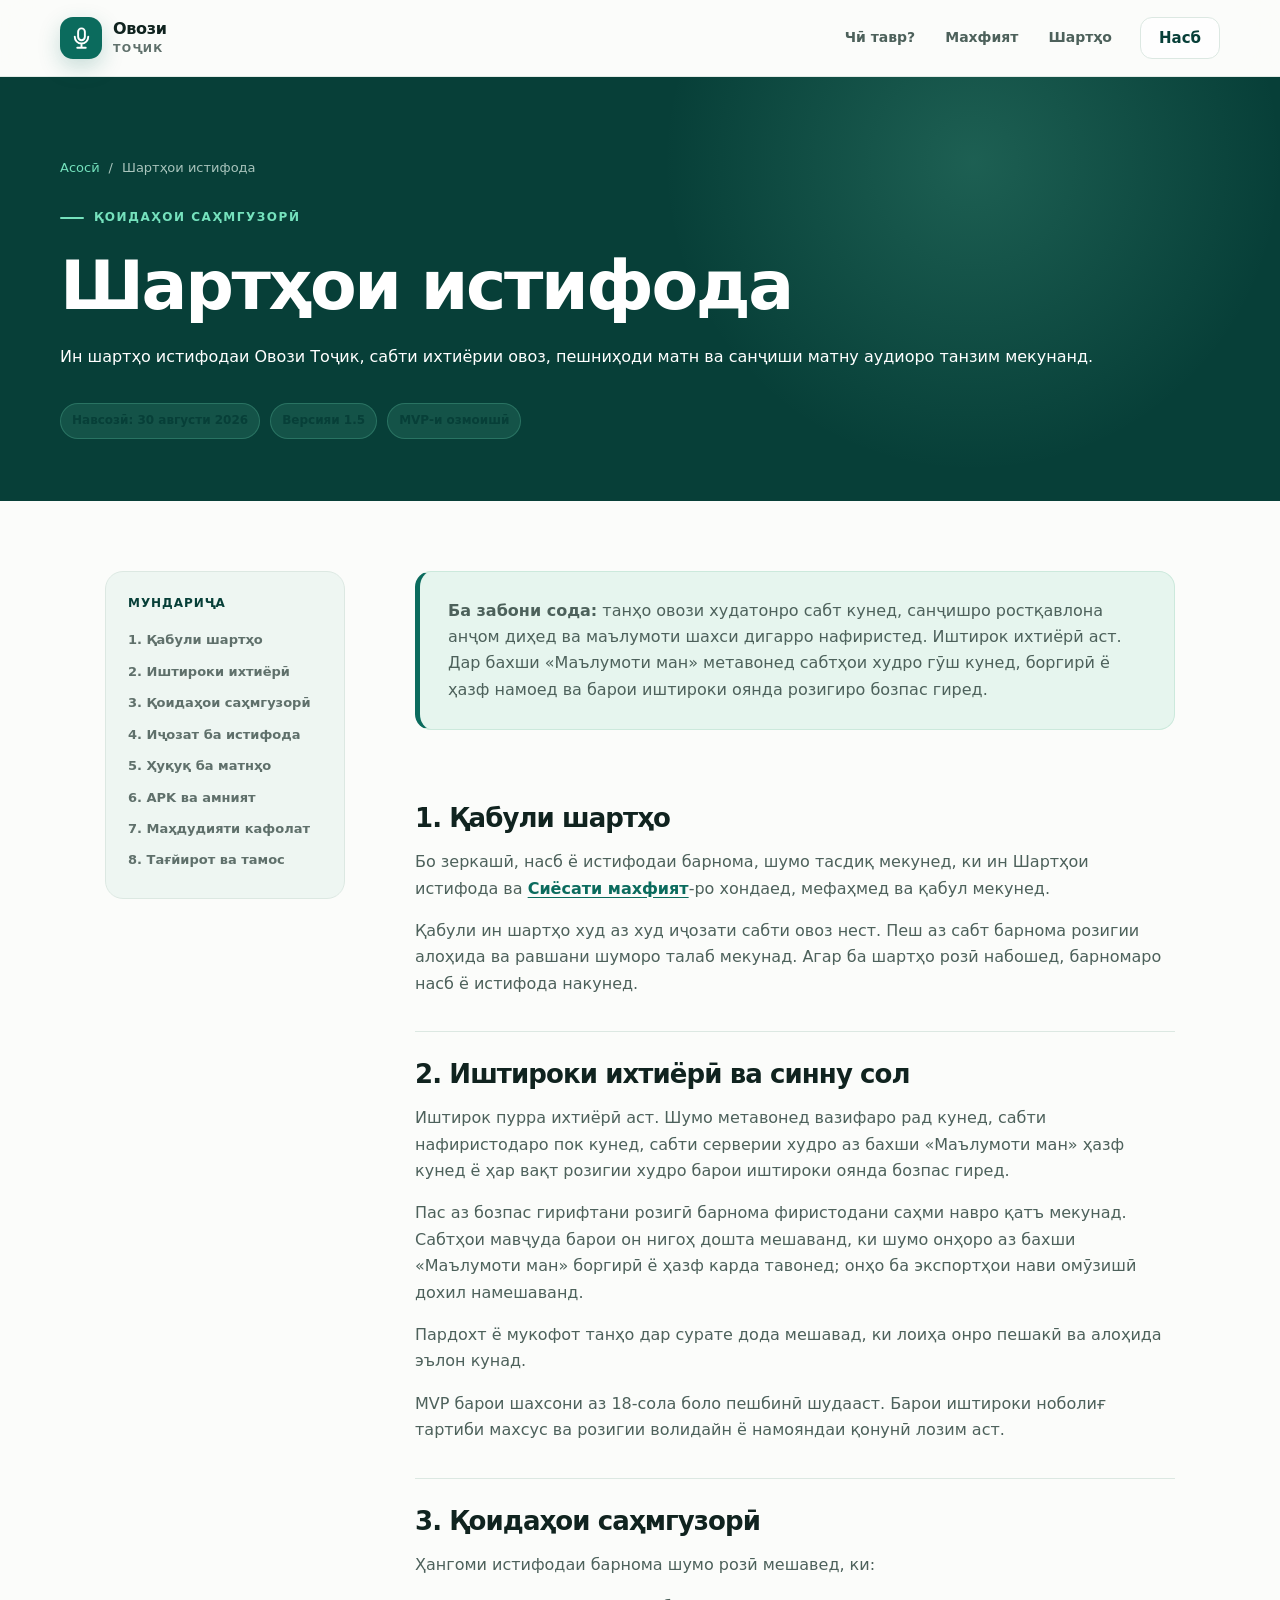
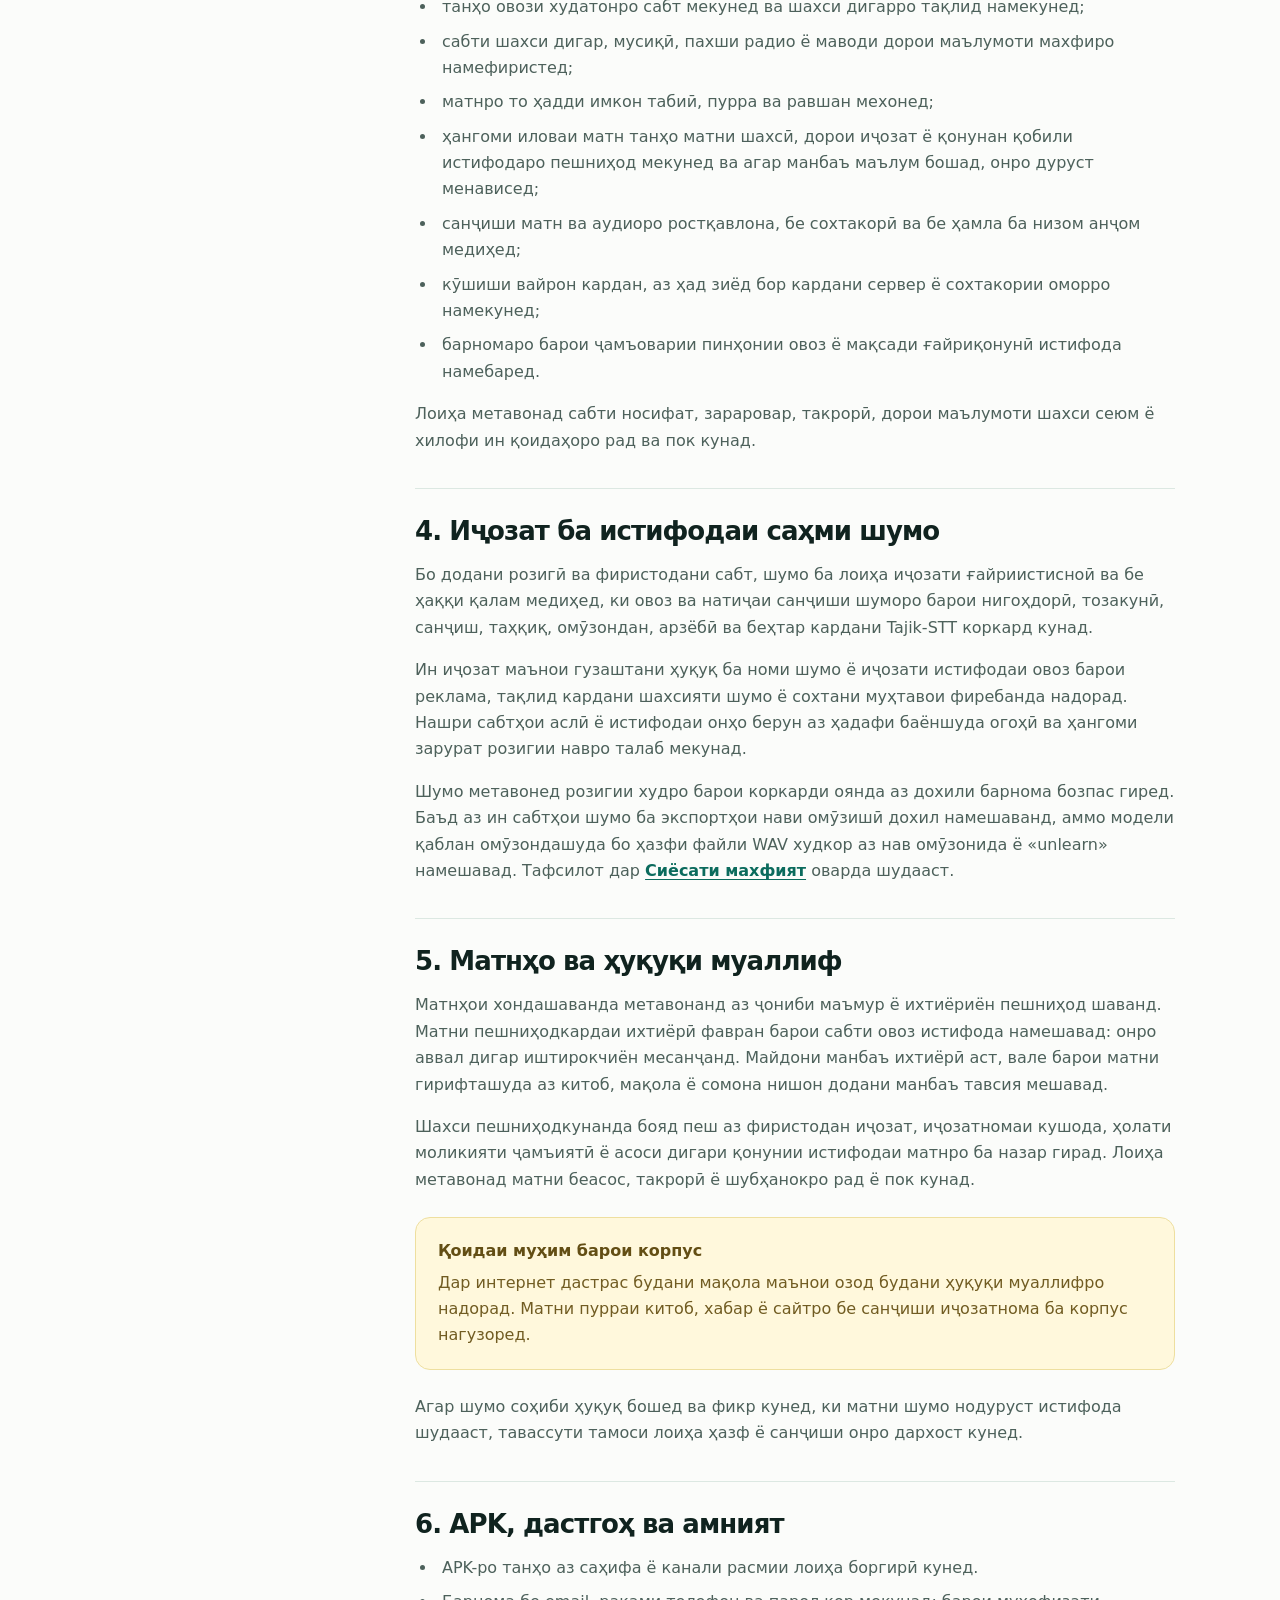
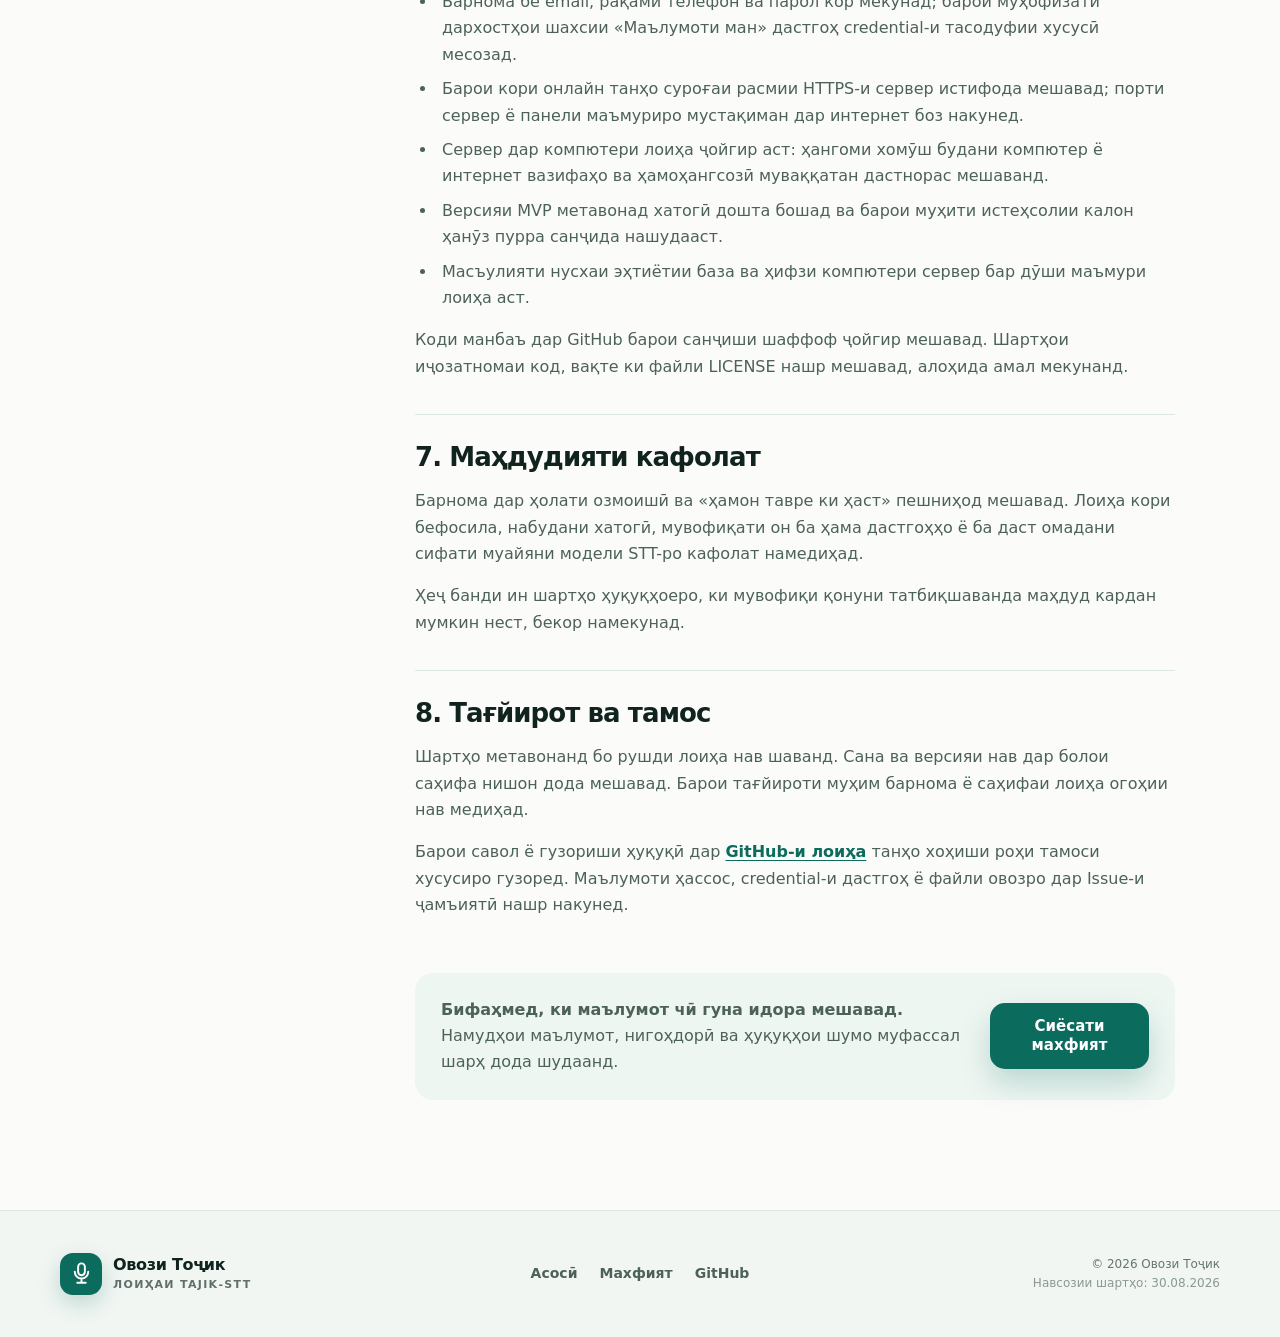
<file: docs/terms.html>
<!doctype html>
<html lang="tg">
<head>
  <meta charset="utf-8">
  <meta name="viewport" content="width=device-width, initial-scale=1">
  <meta name="theme-color" content="#073f38">
  <meta name="description" content="Шартҳои истифода ва саҳмгузорӣ дар Овози Тоҷик.">
  <title>Шартҳои истифода — Овози Тоҷик</title>
  <link rel="icon" href="favicon.svg" type="image/svg+xml">
  <link rel="stylesheet" href="styles.css">
</head>
<body>
  <a class="skip-link" href="#content">Ба муҳтавои асосӣ гузаштан</a>
  <header class="site-header">
    <div class="shell nav-wrap">
      <a class="brand" href="index.html" aria-label="Овози Тоҷик — саҳифаи асосӣ">
        <span class="brand-mark" aria-hidden="true"><svg viewBox="0 0 32 32"><rect x="12" y="4" width="8" height="14" rx="4"></rect><path d="M8 14a8 8 0 0 0 16 0M16 22v5M11 27h10"></path></svg></span>
        <span><strong>Овози</strong><small>Тоҷик</small></span>
      </a>
      <nav class="nav-links" aria-label="Пайвандҳои асосӣ">
        <a href="index.html#how">Чӣ тавр?</a>
        <a href="privacy.html">Махфият</a>
        <a href="terms.html" aria-current="page">Шартҳо</a>
      </nav>
      <a class="button button-small button-ghost" href="index.html#install">Насб</a>
    </div>
  </header>

  <main id="content">
    <section class="legal-hero">
      <div class="shell">
        <div class="breadcrumbs"><a href="index.html">Асосӣ</a><span>/</span><span>Шартҳои истифода</span></div>
        <p class="eyebrow light"><span></span> Қоидаҳои саҳмгузорӣ</p>
        <h1>Шартҳои истифода</h1>
        <p>Ин шартҳо истифодаи Овози Тоҷик, сабти ихтиёрии овоз, пешниҳоди матн ва санҷиши матну аудиоро танзим мекунанд.</p>
        <div class="legal-meta"><span>Навсозӣ: 30 августи 2026</span><span>Версияи 1.5</span><span>MVP-и озмоишӣ</span></div>
      </div>
    </section>

    <div class="shell legal-layout">
      <aside class="legal-toc" aria-label="Мундариҷаи саҳифа">
        <strong>Мундариҷа</strong>
        <a href="#acceptance">1. Қабули шартҳо</a>
        <a href="#participation">2. Иштироки ихтиёрӣ</a>
        <a href="#rules">3. Қоидаҳои саҳмгузорӣ</a>
        <a href="#permission">4. Иҷозат ба истифода</a>
        <a href="#texts">5. Ҳуқуқ ба матнҳо</a>
        <a href="#software">6. APK ва амният</a>
        <a href="#warranty">7. Маҳдудияти кафолат</a>
        <a href="#changes">8. Тағйирот ва тамос</a>
      </aside>

      <article class="legal-content">
        <div class="legal-summary">
          <p><strong>Ба забони сода:</strong> танҳо овози худатонро сабт кунед, санҷишро ростқавлона анҷом диҳед ва маълумоти шахси дигарро нафиристед. Иштирок ихтиёрӣ аст. Дар бахши «Маълумоти ман» метавонед сабтҳои худро гӯш кунед, боргирӣ ё ҳазф намоед ва барои иштироки оянда розигиро бозпас гиред.</p>
        </div>

        <section id="acceptance">
          <h2>1. Қабули шартҳо</h2>
          <p>Бо зеркашӣ, насб ё истифодаи барнома, шумо тасдиқ мекунед, ки ин Шартҳои истифода ва <a href="privacy.html">Сиёсати махфият</a>-ро хондаед, мефаҳмед ва қабул мекунед.</p>
          <p>Қабули ин шартҳо худ аз худ иҷозати сабти овоз нест. Пеш аз сабт барнома розигии алоҳида ва равшани шуморо талаб мекунад. Агар ба шартҳо розӣ набошед, барномаро насб ё истифода накунед.</p>
        </section>

        <section id="participation">
          <h2>2. Иштироки ихтиёрӣ ва синну сол</h2>
          <p>Иштирок пурра ихтиёрӣ аст. Шумо метавонед вазифаро рад кунед, сабти нафиристодаро пок кунед, сабти серверии худро аз бахши «Маълумоти ман» ҳазф кунед ё ҳар вақт розигии худро барои иштироки оянда бозпас гиред.</p>
          <p>Пас аз бозпас гирифтани розигӣ барнома фиристодани саҳми навро қатъ мекунад. Сабтҳои мавҷуда барои он нигоҳ дошта мешаванд, ки шумо онҳоро аз бахши «Маълумоти ман» боргирӣ ё ҳазф карда тавонед; онҳо ба экспортҳои нави омӯзишӣ дохил намешаванд.</p>
          <p>Пардохт ё мукофот танҳо дар сурате дода мешавад, ки лоиҳа онро пешакӣ ва алоҳида эълон кунад.</p>
          <p>MVP барои шахсони аз 18‑сола боло пешбинӣ шудааст. Барои иштироки ноболиғ тартиби махсус ва розигии волидайн ё намояндаи қонунӣ лозим аст.</p>
        </section>

        <section id="rules">
          <h2>3. Қоидаҳои саҳмгузорӣ</h2>
          <p>Ҳангоми истифодаи барнома шумо розӣ мешавед, ки:</p>
          <ul>
            <li>танҳо овози худатонро сабт мекунед ва шахси дигарро тақлид намекунед;</li>
            <li>сабти шахси дигар, мусиқӣ, пахши радио ё маводи дорои маълумоти махфиро намефиристед;</li>
            <li>матнро то ҳадди имкон табиӣ, пурра ва равшан мехонед;</li>
            <li>ҳангоми иловаи матн танҳо матни шахсӣ, дорои иҷозат ё қонунан қобили истифодаро пешниҳод мекунед ва агар манбаъ маълум бошад, онро дуруст менависед;</li>
            <li>санҷиши матн ва аудиоро ростқавлона, бе сохтакорӣ ва бе ҳамла ба низом анҷом медиҳед;</li>
            <li>кӯшиши вайрон кардан, аз ҳад зиёд бор кардани сервер ё сохтакории оморро намекунед;</li>
            <li>барномаро барои ҷамъоварии пинҳонии овоз ё мақсади ғайриқонунӣ истифода намебаред.</li>
          </ul>
          <p>Лоиҳа метавонад сабти носифат, зараровар, такрорӣ, дорои маълумоти шахси сеюм ё хилофи ин қоидаҳоро рад ва пок кунад.</p>
        </section>

        <section id="permission">
          <h2>4. Иҷозат ба истифодаи саҳми шумо</h2>
          <p>Бо додани розигӣ ва фиристодани сабт, шумо ба лоиҳа иҷозати ғайриистисноӣ ва бе ҳаққи қалам медиҳед, ки овоз ва натиҷаи санҷиши шуморо барои нигоҳдорӣ, тозакунӣ, санҷиш, таҳқиқ, омӯзондан, арзёбӣ ва беҳтар кардани Tajik‑STT коркард кунад.</p>
          <p>Ин иҷозат маънои гузаштани ҳуқуқ ба номи шумо ё иҷозати истифодаи овоз барои реклама, тақлид кардани шахсияти шумо ё сохтани муҳтавои фиребанда надорад. Нашри сабтҳои аслӣ ё истифодаи онҳо берун аз ҳадафи баёншуда огоҳӣ ва ҳангоми зарурат розигии навро талаб мекунад.</p>
          <p>Шумо метавонед розигии худро барои коркарди оянда аз дохили барнома бозпас гиред. Баъд аз ин сабтҳои шумо ба экспортҳои нави омӯзишӣ дохил намешаванд, аммо модели қаблан омӯзондашуда бо ҳазфи файли WAV худкор аз нав омӯзонида ё «unlearn» намешавад. Тафсилот дар <a href="privacy.html#retention">Сиёсати махфият</a> оварда шудааст.</p>
        </section>

        <section id="texts">
          <h2>5. Матнҳо ва ҳуқуқи муаллиф</h2>
          <p>Матнҳои хондашаванда метавонанд аз ҷониби маъмур ё ихтиёриён пешниҳод шаванд. Матни пешниҳодкардаи ихтиёрӣ фавран барои сабти овоз истифода намешавад: онро аввал дигар иштирокчиён месанҷанд. Майдони манбаъ ихтиёрӣ аст, вале барои матни гирифташуда аз китоб, мақола ё сомона нишон додани манбаъ тавсия мешавад.</p>
          <p>Шахси пешниҳодкунанда бояд пеш аз фиристодан иҷозат, иҷозатномаи кушода, ҳолати моликияти ҷамъиятӣ ё асоси дигари қонунии истифодаи матнро ба назар гирад. Лоиҳа метавонад матни беасос, такрорӣ ё шубҳанокро рад ё пок кунад.</p>
          <div class="warning-box">
            <strong>Қоидаи муҳим барои корпус</strong>
            <p>Дар интернет дастрас будани мақола маънои озод будани ҳуқуқи муаллифро надорад. Матни пурраи китоб, хабар ё сайтро бе санҷиши иҷозатнома ба корпус нагузоред.</p>
          </div>
          <p>Агар шумо соҳиби ҳуқуқ бошед ва фикр кунед, ки матни шумо нодуруст истифода шудааст, тавассути тамоси лоиҳа ҳазф ё санҷиши онро дархост кунед.</p>
        </section>

        <section id="software">
          <h2>6. APK, дастгоҳ ва амният</h2>
          <ul>
            <li>APK-ро танҳо аз саҳифа ё канали расмии лоиҳа боргирӣ кунед.</li>
            <li>Барнома бе email, рақами телефон ва парол кор мекунад; барои муҳофизати дархостҳои шахсии «Маълумоти ман» дастгоҳ credential-и тасодуфии хусусӣ месозад.</li>
            <li>Барои кори онлайн танҳо суроғаи расмии HTTPS-и сервер истифода мешавад; порти сервер ё панели маъмуриро мустақиман дар интернет боз накунед.</li>
            <li>Сервер дар компютери лоиҳа ҷойгир аст: ҳангоми хомӯш будани компютер ё интернет вазифаҳо ва ҳамоҳангсозӣ муваққатан дастнорас мешаванд.</li>
            <li>Версияи MVP метавонад хатогӣ дошта бошад ва барои муҳити истеҳсолии калон ҳанӯз пурра санҷида нашудааст.</li>
            <li>Масъулияти нусхаи эҳтиётии база ва ҳифзи компютери сервер бар дӯши маъмури лоиҳа аст.</li>
          </ul>
          <p>Коди манбаъ дар GitHub барои санҷиши шаффоф ҷойгир мешавад. Шартҳои иҷозатномаи код, вақте ки файли LICENSE нашр мешавад, алоҳида амал мекунанд.</p>
        </section>

        <section id="warranty">
          <h2>7. Маҳдудияти кафолат</h2>
          <p>Барнома дар ҳолати озмоишӣ ва «ҳамон тавре ки ҳаст» пешниҳод мешавад. Лоиҳа кори бефосила, набудани хатогӣ, мувофиқати он ба ҳама дастгоҳҳо ё ба даст омадани сифати муайяни модели STT-ро кафолат намедиҳад.</p>
          <p>Ҳеҷ банди ин шартҳо ҳуқуқҳоеро, ки мувофиқи қонуни татбиқшаванда маҳдуд кардан мумкин нест, бекор намекунад.</p>
        </section>

        <section id="changes">
          <h2>8. Тағйирот ва тамос</h2>
          <p>Шартҳо метавонанд бо рушди лоиҳа нав шаванд. Сана ва версияи нав дар болои саҳифа нишон дода мешавад. Барои тағйироти муҳим барнома ё саҳифаи лоиҳа огоҳии нав медиҳад.</p>
          <p>Барои савол ё гузориши ҳуқуқӣ дар <a href="https://github.com/Zigger06/Tajik-STT-Collector/issues/new">GitHub-и лоиҳа</a> танҳо хоҳиши роҳи тамоси хусусиро гузоред. Маълумоти ҳассос, credential-и дастгоҳ ё файли овозро дар Issue-и ҷамъиятӣ нашр накунед.</p>
        </section>

        <div class="back-card">
          <p><strong>Бифаҳмед, ки маълумот чӣ гуна идора мешавад.</strong><br>Намудҳои маълумот, нигоҳдорӣ ва ҳуқуқҳои шумо муфассал шарҳ дода шудаанд.</p>
          <a class="button button-primary" href="privacy.html">Сиёсати махфият</a>
        </div>
      </article>
    </div>
  </main>

  <footer class="site-footer">
    <div class="shell footer-grid">
      <div class="brand footer-brand"><span class="brand-mark" aria-hidden="true"><svg viewBox="0 0 32 32"><rect x="12" y="4" width="8" height="14" rx="4"></rect><path d="M8 14a8 8 0 0 0 16 0M16 22v5M11 27h10"></path></svg></span><span><strong>Овози Тоҷик</strong><small>Лоиҳаи Tajik‑STT</small></span></div>
      <nav aria-label="Пайвандҳои поёнӣ"><a href="index.html">Асосӣ</a><a href="privacy.html">Махфият</a><a href="https://github.com/Zigger06/Tajik-STT-Collector">GitHub</a></nav>
      <p>© 2026 Овози Тоҷик<br><span>Навсозии шартҳо: 30.08.2026</span></p>
    </div>
  </footer>
</body>
</html>
</file>
<file: docs/styles.css>
:root {
  --ink: #10231f;
  --muted: #5f706b;
  --paper: #fbfcfa;
  --soft: #eef6f2;
  --line: #dce8e2;
  --green: #0b6b5d;
  --green-dark: #073f38;
  --green-deep: #052f2b;
  --mint: #75e2bd;
  --lime: #dff572;
  --white: #ffffff;
  --shadow: 0 24px 70px rgba(7, 63, 56, 0.12);
  --radius: 28px;
}

* {
  box-sizing: border-box;
}

html {
  scroll-behavior: smooth;
  scroll-padding-top: 90px;
}

body {
  margin: 0;
  color: var(--ink);
  background: var(--paper);
  font-family: Inter, ui-sans-serif, system-ui, -apple-system, BlinkMacSystemFont, "Segoe UI", sans-serif;
  font-size: 16px;
  line-height: 1.65;
  text-rendering: optimizeLegibility;
}

body::selection {
  color: var(--green-deep);
  background: var(--mint);
}

a {
  color: inherit;
  text-decoration: none;
}

svg {
  display: block;
}

.shell {
  width: min(1160px, calc(100% - 40px));
  margin-inline: auto;
}

.skip-link {
  position: fixed;
  z-index: 100;
  top: 10px;
  left: 10px;
  padding: 10px 16px;
  color: var(--white);
  background: var(--green-dark);
  border-radius: 10px;
  transform: translateY(-150%);
}

.skip-link:focus {
  transform: translateY(0);
}

.site-header {
  position: sticky;
  z-index: 20;
  top: 0;
  background: rgba(251, 252, 250, 0.86);
  border-bottom: 1px solid rgba(220, 232, 226, 0.8);
  backdrop-filter: blur(18px);
}

.nav-wrap {
  display: flex;
  align-items: center;
  min-height: 76px;
  gap: 28px;
}

.brand {
  display: inline-flex;
  align-items: center;
  gap: 11px;
  min-width: max-content;
}

.brand-mark {
  display: grid;
  place-items: center;
  width: 42px;
  height: 42px;
  color: var(--white);
  background: var(--green);
  border-radius: 13px;
  box-shadow: 0 8px 22px rgba(11, 107, 93, 0.22);
}

.brand-mark svg {
  width: 27px;
  height: 27px;
  fill: none;
  stroke: currentColor;
  stroke-linecap: round;
  stroke-linejoin: round;
  stroke-width: 2.3;
}

.brand > span:last-child {
  display: grid;
  line-height: 1.05;
}

.brand strong {
  font-size: 16px;
  letter-spacing: -0.02em;
}

.brand small {
  margin-top: 5px;
  color: var(--muted);
  font-size: 11px;
  font-weight: 700;
  letter-spacing: 0.12em;
  text-transform: uppercase;
}

.nav-links {
  display: flex;
  align-items: center;
  justify-content: center;
  margin-left: auto;
  gap: 30px;
}

.nav-links a,
.site-footer nav a {
  color: #4d615b;
  font-size: 14px;
  font-weight: 700;
}

.nav-links a:hover,
.site-footer nav a:hover,
.nav-links a:focus-visible,
.site-footer nav a:focus-visible {
  color: var(--green);
}

.button {
  display: inline-flex;
  align-items: center;
  justify-content: center;
  min-height: 52px;
  padding: 13px 22px;
  gap: 10px;
  border: 1px solid transparent;
  border-radius: 15px;
  font-size: 15px;
  font-weight: 800;
  line-height: 1.25;
  text-align: center;
  transition: transform 160ms ease, box-shadow 160ms ease, background 160ms ease;
}

.button:hover {
  transform: translateY(-2px);
}

.button:focus-visible,
a:focus-visible,
summary:focus-visible {
  outline: 3px solid var(--lime);
  outline-offset: 3px;
}

.button svg {
  width: 21px;
  height: 21px;
  fill: none;
  stroke: currentColor;
  stroke-linecap: round;
  stroke-linejoin: round;
  stroke-width: 2;
}

.button-primary {
  color: var(--white);
  background: var(--green);
  box-shadow: 0 14px 30px rgba(11, 107, 93, 0.22);
}

.button-primary:hover {
  background: #075d51;
  box-shadow: 0 18px 36px rgba(11, 107, 93, 0.28);
}

.button-secondary,
.button-ghost {
  color: var(--green-dark);
  background: rgba(255, 255, 255, 0.7);
  border-color: var(--line);
}

.button-small {
  min-height: 42px;
  padding: 9px 18px;
  border-radius: 12px;
}

.hero {
  position: relative;
  overflow: hidden;
  padding: 86px 0 80px;
  background:
    radial-gradient(circle at 72% 32%, rgba(117, 226, 189, 0.24), transparent 28%),
    linear-gradient(180deg, #f5faf7 0%, var(--paper) 100%);
}

.hero::before {
  position: absolute;
  top: 0;
  left: 50%;
  width: 1px;
  height: 100%;
  content: "";
  background: linear-gradient(transparent, rgba(11, 107, 93, 0.08), transparent);
}

.hero-grid {
  position: relative;
  z-index: 2;
  display: grid;
  grid-template-columns: minmax(0, 1.08fr) minmax(360px, 0.92fr);
  align-items: center;
  gap: 82px;
}

.hero-copy {
  padding: 18px 0;
}

.eyebrow {
  display: flex;
  align-items: center;
  margin: 0 0 20px;
  gap: 10px;
  color: var(--green);
  font-size: 12px;
  font-weight: 850;
  letter-spacing: 0.13em;
  text-transform: uppercase;
}

.eyebrow span {
  width: 24px;
  height: 2px;
  background: currentColor;
  border-radius: 999px;
}

.eyebrow.dark {
  color: var(--green);
}

.eyebrow.light {
  color: var(--mint);
}

h1,
h2,
h3,
p {
  overflow-wrap: break-word;
}

h1,
h2,
h3 {
  margin-top: 0;
  line-height: 1.12;
  letter-spacing: -0.035em;
}

h1 {
  max-width: 720px;
  margin-bottom: 25px;
  font-size: clamp(48px, 6vw, 78px);
  font-weight: 850;
}

h1 em {
  color: var(--green);
  font-style: normal;
}

.hero-lead {
  max-width: 650px;
  margin: 0 0 34px;
  color: #52655f;
  font-size: clamp(17px, 2vw, 20px);
  line-height: 1.7;
}

.hero-actions {
  display: flex;
  flex-wrap: wrap;
  gap: 12px;
}

.download-note {
  margin: 15px 0 0 4px;
  color: #788781;
  font-size: 13px;
}

.phone-stage {
  position: relative;
  display: grid;
  place-items: center;
  min-height: 600px;
}

.phone {
  position: relative;
  z-index: 3;
  width: 310px;
  min-height: 586px;
  padding: 18px 19px 28px;
  overflow: hidden;
  background: #f8fbf9;
  border: 9px solid #153832;
  border-radius: 46px;
  box-shadow: 0 38px 80px rgba(6, 48, 43, 0.25), inset 0 0 0 1px rgba(255, 255, 255, 0.35);
  transform: rotate(2deg);
}

.phone::before {
  position: absolute;
  top: 7px;
  left: 50%;
  width: 78px;
  height: 20px;
  content: "";
  background: #153832;
  border-radius: 0 0 14px 14px;
  transform: translateX(-50%);
}

.phone-top {
  display: flex;
  justify-content: space-between;
  margin: 1px 5px 28px;
  color: #435852;
  font-size: 9px;
  font-weight: 800;
}

.phone-top i {
  width: 52px;
}

.app-brand {
  display: flex;
  align-items: center;
  gap: 10px;
}

.app-brand b {
  display: grid;
  place-items: center;
  width: 38px;
  height: 38px;
  color: var(--white);
  background: var(--green);
  border-radius: 12px;
  font-size: 13px;
}

.app-brand > span {
  display: grid;
  color: #1a332e;
  font-size: 14px;
  font-weight: 850;
  line-height: 1.1;
}

.app-brand small {
  margin-top: 4px;
  color: #72807c;
  font-size: 10px;
  font-weight: 600;
}

.progress-row {
  display: flex;
  justify-content: space-between;
  margin: 26px 2px 7px;
  color: #73817d;
  font-size: 10px;
}

.progress-row strong {
  color: var(--green);
}

.progress {
  height: 5px;
  overflow: hidden;
  background: #dfe9e4;
  border-radius: 999px;
}

.progress i {
  display: block;
  width: 40%;
  height: 100%;
  background: var(--green);
  border-radius: inherit;
}

.prompt-card {
  margin-top: 24px;
  padding: 21px 19px;
  background: var(--white);
  border: 1px solid #e1ebe6;
  border-radius: 22px;
  box-shadow: 0 10px 28px rgba(7, 63, 56, 0.07);
}

.prompt-card small {
  color: var(--green);
  font-size: 8px;
  font-weight: 850;
  letter-spacing: 0.1em;
}

.prompt-card p {
  margin: 11px 0 0;
  color: #243d37;
  font-family: Georgia, serif;
  font-size: 17px;
  font-weight: 600;
  line-height: 1.55;
}

.wave {
  display: flex;
  align-items: center;
  justify-content: center;
  height: 74px;
  gap: 5px;
}

.wave i {
  width: 3px;
  height: 14px;
  background: #74cbb0;
  border-radius: 99px;
}

.wave i:nth-child(2),
.wave i:nth-child(10) { height: 22px; }
.wave i:nth-child(3),
.wave i:nth-child(9) { height: 31px; }
.wave i:nth-child(4),
.wave i:nth-child(8) { height: 20px; }
.wave i:nth-child(5),
.wave i:nth-child(7) { height: 39px; }
.wave i:nth-child(6) { height: 52px; background: var(--green); }

.record-button {
  display: grid;
  place-items: center;
  width: 78px;
  height: 78px;
  margin: 2px auto 0;
  color: var(--white);
  background: var(--green);
  border: 7px solid #d6eee6;
  border-radius: 50%;
  box-shadow: 0 12px 30px rgba(11, 107, 93, 0.24);
}

.record-button svg {
  width: 34px;
  height: 34px;
  fill: none;
  stroke: currentColor;
  stroke-linecap: round;
  stroke-width: 2;
}

.tap-label {
  margin: 9px 0 0;
  color: #7a8883;
  font-size: 10px;
  font-weight: 650;
  text-align: center;
}

.orbit {
  position: absolute;
  border: 1px solid rgba(11, 107, 93, 0.12);
  border-radius: 50%;
}

.orbit-one {
  width: 480px;
  height: 480px;
}

.orbit-two {
  width: 610px;
  height: 610px;
}

.float-chip {
  position: absolute;
  z-index: 5;
  padding: 10px 14px;
  color: var(--green-dark);
  background: rgba(255, 255, 255, 0.93);
  border: 1px solid var(--line);
  border-radius: 999px;
  box-shadow: 0 10px 28px rgba(7, 63, 56, 0.11);
  font-size: 11px;
  font-weight: 800;
}

.chip-private {
  top: 116px;
  right: -4px;
}

.chip-local {
  bottom: 105px;
  left: -24px;
}

.trust-strip {
  background: var(--green-deep);
}

.trust-grid {
  display: grid;
  grid-template-columns: repeat(3, 1fr);
}

.trust-grid > div {
  display: flex;
  align-items: center;
  justify-content: center;
  min-height: 112px;
  padding: 24px 30px;
  gap: 13px;
  border-right: 1px solid rgba(255, 255, 255, 0.1);
}

.trust-grid > div:last-child {
  border: 0;
}

.trust-grid p {
  display: grid;
  margin: 0;
  line-height: 1.35;
}

.trust-grid strong {
  color: var(--white);
  font-size: 14px;
}

.trust-grid small {
  margin-top: 4px;
  color: #9ab5ad;
  font-size: 11px;
}

.check {
  display: grid;
  place-items: center;
  flex: 0 0 27px;
  width: 27px;
  height: 27px;
  color: var(--green-deep);
  background: var(--mint);
  border-radius: 50%;
  font-size: 14px;
  font-weight: 900;
}

.section {
  padding: 112px 0;
}

.install-section {
  padding: 94px 0 104px;
  background:
    radial-gradient(circle at 92% 8%, rgba(223, 245, 114, 0.24), transparent 25%),
    #f4f8f5;
}

.install-panel {
  padding: 58px;
  background: var(--white);
  border: 1px solid var(--line);
  border-radius: 36px;
  box-shadow: var(--shadow);
}

.install-heading {
  max-width: 820px;
}

.install-heading h2 {
  margin-bottom: 18px;
  font-size: clamp(36px, 4.5vw, 56px);
  font-weight: 850;
}

.install-heading > p:last-child {
  margin: 0;
  color: var(--muted);
  font-size: 18px;
}

.install-alert {
  display: grid;
  grid-template-columns: 48px 1fr;
  margin: 36px 0;
  padding: 23px 25px;
  gap: 17px;
  color: #523f0f;
  background: #fff8dc;
  border: 1px solid #eedf9f;
  border-radius: 18px;
}

.alert-icon {
  display: grid;
  place-items: center;
  width: 42px;
  height: 42px;
  color: #5b450c;
  background: #f4db78;
  border-radius: 13px;
  font-size: 22px;
  font-weight: 900;
}

.install-alert strong {
  display: block;
  margin-bottom: 5px;
  font-size: 17px;
}

.install-alert p {
  margin: 0;
  color: #715c22;
}

.install-steps {
  display: grid;
  grid-template-columns: repeat(4, 1fr);
  margin: 0 0 30px;
  padding: 0;
  gap: 14px;
  list-style: none;
}

.install-steps li {
  min-width: 0;
  padding: 22px;
  background: var(--soft);
  border: 1px solid var(--line);
  border-radius: 18px;
}

.install-steps li > span {
  display: grid;
  place-items: center;
  width: 34px;
  height: 34px;
  margin-bottom: 18px;
  color: var(--white);
  background: var(--green);
  border-radius: 11px;
  font-size: 12px;
  font-weight: 900;
}

.install-steps strong {
  display: block;
  margin-bottom: 7px;
  font-size: 16px;
}

.install-steps p {
  margin: 0;
  color: var(--muted);
  font-size: 13px;
  line-height: 1.55;
}

.install-steps code {
  color: var(--green-dark);
  font-size: 12px;
  font-weight: 750;
}

.device-guides {
  display: grid;
  grid-template-columns: 1fr 1fr;
  margin-bottom: 30px;
  gap: 12px;
}

.device-guides details {
  padding: 0 20px;
  background: var(--paper);
  border: 1px solid var(--line);
  border-radius: 15px;
}

.device-guides summary {
  position: relative;
  padding: 17px 34px 17px 0;
  cursor: pointer;
  font-weight: 850;
  list-style: none;
}

.device-guides summary::-webkit-details-marker {
  display: none;
}

.device-guides summary::after {
  position: absolute;
  top: 17px;
  right: 0;
  content: "+";
  color: var(--green);
  font-size: 20px;
  font-weight: 700;
}

.device-guides details[open] summary::after {
  content: "−";
}

.device-guides p {
  margin: -2px 0 18px;
  color: var(--muted);
  font-size: 14px;
}

.install-download {
  display: flex;
  align-items: center;
  justify-content: space-between;
  padding: 24px 26px;
  gap: 24px;
  color: var(--white);
  background: var(--green-dark);
  border-radius: 20px;
}

.install-download > div {
  display: grid;
}

.install-download strong {
  font-size: 17px;
}

.install-download span {
  margin-top: 3px;
  color: #aac4bc;
  font-size: 13px;
}

.install-download .button-primary {
  flex: 0 0 auto;
  background: var(--mint);
  color: var(--green-deep);
  box-shadow: none;
}

.install-download .button-primary:hover {
  background: #91ebcc;
  box-shadow: none;
}

.section-heading {
  max-width: 700px;
  margin: 0 auto 54px;
  text-align: center;
}

.section-heading.left {
  margin: 0;
  text-align: left;
}

.section-heading .eyebrow {
  justify-content: center;
}

.section-heading.left .eyebrow {
  justify-content: flex-start;
}

.section-heading h2,
.privacy-card h2,
.download-card h2 {
  margin-bottom: 20px;
  font-size: clamp(34px, 4.5vw, 52px);
  font-weight: 850;
}

.section-heading > p:last-child {
  margin: 0;
  color: var(--muted);
  font-size: 18px;
}

.task-grid {
  display: grid;
  grid-template-columns: repeat(4, 1fr);
  gap: 20px;
}

.task-card {
  position: relative;
  display: flex;
  flex-direction: column;
  min-height: 390px;
  padding: 32px;
  overflow: hidden;
  background: var(--white);
  border: 1px solid var(--line);
  border-radius: var(--radius);
  box-shadow: 0 14px 38px rgba(7, 63, 56, 0.05);
}

.task-card.featured {
  background: var(--green-dark);
  border-color: var(--green-dark);
  box-shadow: 0 20px 48px rgba(7, 63, 56, 0.2);
}

.task-card.featured::after {
  position: absolute;
  right: -70px;
  bottom: -90px;
  width: 220px;
  height: 220px;
  content: "";
  background: rgba(117, 226, 189, 0.11);
  border-radius: 50%;
}

.task-number {
  position: absolute;
  top: 26px;
  right: 29px;
  color: #b8c8c2;
  font-size: 12px;
  font-weight: 900;
  letter-spacing: 0.12em;
}

.task-card.featured .task-number {
  color: #8fb3aa;
}

.task-icon {
  display: grid;
  place-items: center;
  width: 60px;
  height: 60px;
  margin-bottom: 56px;
  color: var(--green);
  background: var(--soft);
  border-radius: 18px;
}

.task-icon svg {
  width: 31px;
  height: 31px;
  fill: none;
  stroke: currentColor;
  stroke-linecap: round;
  stroke-linejoin: round;
  stroke-width: 1.8;
}

.featured .task-icon {
  color: var(--green-dark);
  background: var(--mint);
}

.task-card h3 {
  margin-bottom: 13px;
  font-size: 25px;
}

.task-card p {
  margin: 0 0 24px;
  color: var(--muted);
  font-size: 15px;
}

.task-card.featured h3 {
  color: var(--white);
}

.task-card.featured p {
  color: #b8cec7;
}

.task-tag {
  position: relative;
  z-index: 2;
  align-self: flex-start;
  margin-top: auto;
  padding: 7px 11px;
  color: var(--green);
  background: var(--soft);
  border-radius: 9px;
  font-size: 11px;
  font-weight: 800;
}

.featured .task-tag {
  color: var(--mint);
  background: rgba(117, 226, 189, 0.11);
}

.soft-section {
  background: var(--soft);
}

.steps-grid {
  display: grid;
  grid-template-columns: 0.83fr 1.17fr;
  align-items: start;
  gap: 100px;
}

.text-link {
  display: inline-flex;
  align-items: center;
  margin-top: 26px;
  gap: 8px;
  color: var(--green);
  font-weight: 850;
}

.text-link span,
.legal-links span {
  transition: transform 160ms ease;
}

.text-link:hover span,
.legal-links a:hover span {
  transform: translateX(4px);
}

.steps {
  margin: 0;
  padding: 0;
  list-style: none;
}

.steps li {
  position: relative;
  display: flex;
  min-height: 102px;
  gap: 20px;
}

.steps li:not(:last-child)::after {
  position: absolute;
  top: 46px;
  bottom: -8px;
  left: 22px;
  width: 1px;
  content: "";
  background: #cbded5;
}

.steps b {
  position: relative;
  z-index: 2;
  display: grid;
  place-items: center;
  flex: 0 0 45px;
  width: 45px;
  height: 45px;
  color: var(--white);
  background: var(--green);
  border: 6px solid #dcece4;
  border-radius: 50%;
  font-size: 11px;
}

.steps div {
  display: grid;
  padding-top: 4px;
}

.steps strong {
  font-size: 17px;
}

.steps span {
  margin-top: 3px;
  color: var(--muted);
  font-size: 14px;
}

.privacy-section {
  padding-block: 90px;
  background: var(--paper);
}

.privacy-card {
  position: relative;
  display: grid;
  grid-template-columns: 170px 1fr;
  align-items: center;
  padding: 62px 72px;
  gap: 54px;
  overflow: hidden;
  color: var(--white);
  background:
    radial-gradient(circle at 8% 20%, rgba(117, 226, 189, 0.2), transparent 27%),
    var(--green-dark);
  border-radius: 36px;
  box-shadow: var(--shadow);
}

.privacy-card::after {
  position: absolute;
  top: -120px;
  right: -80px;
  width: 350px;
  height: 350px;
  content: "";
  border: 1px solid rgba(117, 226, 189, 0.13);
  border-radius: 50%;
}

.shield {
  display: grid;
  place-items: center;
  width: 150px;
  height: 150px;
  color: var(--mint);
  background: rgba(117, 226, 189, 0.1);
  border: 1px solid rgba(117, 226, 189, 0.16);
  border-radius: 42px;
  transform: rotate(-3deg);
}

.shield svg {
  width: 85px;
  height: 85px;
  fill: none;
  stroke: currentColor;
  stroke-linecap: round;
  stroke-linejoin: round;
  stroke-width: 2;
}

.privacy-card > div:last-child {
  position: relative;
  z-index: 2;
}

.privacy-card h2 {
  max-width: 680px;
}

.privacy-card p:not(.eyebrow) {
  max-width: 770px;
  margin-bottom: 26px;
  color: #bad0c9;
  font-size: 16px;
}

.legal-links {
  display: flex;
  flex-wrap: wrap;
  gap: 30px;
}

.legal-links a {
  display: inline-flex;
  align-items: center;
  gap: 8px;
  color: var(--mint);
  font-weight: 850;
}

.faq-section {
  padding-top: 80px;
}

.faq-grid {
  display: grid;
  grid-template-columns: 0.72fr 1.28fr;
  align-items: start;
  gap: 90px;
}

.faq-list {
  border-top: 1px solid var(--line);
}

.faq-list details {
  border-bottom: 1px solid var(--line);
}

.faq-list summary {
  position: relative;
  padding: 24px 46px 24px 0;
  cursor: pointer;
  font-size: 17px;
  font-weight: 800;
  list-style: none;
}

.faq-list summary::-webkit-details-marker {
  display: none;
}

.faq-list summary::after {
  position: absolute;
  top: 25px;
  right: 5px;
  display: grid;
  place-items: center;
  width: 25px;
  height: 25px;
  content: "+";
  color: var(--green);
  background: var(--soft);
  border-radius: 50%;
  font-size: 17px;
}

.faq-list details[open] summary::after {
  content: "−";
}

.faq-list details p {
  margin: -6px 46px 24px 0;
  color: var(--muted);
}

.download-section {
  padding: 0 0 84px;
}

.download-card {
  display: flex;
  align-items: center;
  justify-content: space-between;
  padding: 56px 64px;
  gap: 36px;
  color: var(--white);
  background: var(--green);
  border-radius: 32px 32px 0 0;
}

.download-card h2 {
  max-width: 720px;
  margin-bottom: 12px;
}

.download-card p:not(.eyebrow) {
  margin: 0;
  color: #c4e5da;
}

.button-light {
  min-width: 190px;
  color: var(--green-dark);
  background: var(--white);
  box-shadow: 0 14px 30px rgba(4, 47, 42, 0.16);
}

.consent-copy {
  padding: 19px 34px;
  color: #a9c5bd;
  background: var(--green-deep);
  border-radius: 0 0 32px 32px;
  font-size: 12px;
  text-align: center;
}

.consent-copy p {
  max-width: 900px;
  margin: 0 auto;
}

.consent-copy a {
  color: var(--mint);
  font-weight: 800;
  text-decoration: underline;
  text-underline-offset: 2px;
}

.site-footer {
  padding: 42px 0;
  background: #f1f6f3;
  border-top: 1px solid var(--line);
}

.footer-grid {
  display: grid;
  grid-template-columns: 1fr auto 1fr;
  align-items: center;
  gap: 40px;
}

.site-footer nav {
  display: flex;
  gap: 22px;
}

.site-footer > .shell > p {
  margin: 0;
  color: #65766f;
  font-size: 12px;
  line-height: 1.6;
  text-align: right;
}

.site-footer > .shell > p span {
  color: #8a9994;
}

/* Legal pages */
.legal-hero {
  padding: 80px 0 62px;
  color: var(--white);
  background:
    radial-gradient(circle at 76% 20%, rgba(117, 226, 189, 0.2), transparent 30%),
    var(--green-dark);
}

.legal-hero .breadcrumbs {
  display: flex;
  align-items: center;
  margin-bottom: 30px;
  gap: 9px;
  color: #a9c4bc;
  font-size: 13px;
}

.legal-hero .breadcrumbs a {
  color: var(--mint);
}

.legal-hero h1 {
  max-width: 820px;
  margin-bottom: 20px;
  font-size: clamp(42px, 6vw, 68px);
}

.legal-hero > .shell > p:last-child {
  max-width: 760px;
  margin: 0;
  color: #b9cec7;
  font-size: 18px;
}

.legal-layout {
  display: grid;
  grid-template-columns: 240px minmax(0, 760px);
  justify-content: center;
  padding: 70px 0 110px;
  gap: 70px;
}

.legal-toc {
  position: sticky;
  top: 104px;
  align-self: start;
  padding: 22px;
  background: var(--soft);
  border: 1px solid var(--line);
  border-radius: 18px;
}

.legal-toc strong {
  display: block;
  margin-bottom: 11px;
  color: var(--green-dark);
  font-size: 12px;
  letter-spacing: 0.08em;
  text-transform: uppercase;
}

.legal-toc a {
  display: block;
  padding: 5px 0;
  color: var(--muted);
  font-size: 13px;
  font-weight: 650;
}

.legal-toc a:hover {
  color: var(--green);
}

.legal-content {
  min-width: 0;
}

.legal-summary {
  margin-bottom: 46px;
  padding: 26px 28px;
  color: var(--green-dark);
  background: #e6f5ee;
  border: 1px solid #cce9dc;
  border-left: 5px solid var(--green);
  border-radius: 16px;
}

.legal-summary p {
  margin: 0;
}

.legal-content section {
  padding-top: 28px;
  margin-bottom: 34px;
  border-top: 1px solid var(--line);
}

.legal-content section:first-of-type {
  border-top: 0;
}

.legal-content h2 {
  margin-bottom: 15px;
  font-size: 26px;
}

.legal-content h3 {
  margin: 24px 0 10px;
  font-size: 19px;
}

.legal-content p,
.legal-content li {
  color: #4d615b;
}

.legal-content ul,
.legal-content ol {
  padding-left: 22px;
}

.legal-content li {
  margin-bottom: 8px;
  padding-left: 5px;
}

.legal-content a {
  color: var(--green);
  font-weight: 750;
  text-decoration: underline;
  text-underline-offset: 3px;
}

.legal-content .button-primary {
  color: var(--white);
  text-decoration: none;
}

.legal-meta {
  display: flex;
  flex-wrap: wrap;
  margin-top: 32px;
  gap: 10px;
}

.legal-meta span {
  padding: 7px 11px;
  color: var(--green-dark);
  background: rgba(117, 226, 189, 0.12);
  border: 1px solid rgba(117, 226, 189, 0.22);
  border-radius: 999px;
  font-size: 12px;
  font-weight: 700;
}

.warning-box {
  margin: 24px 0;
  padding: 20px 22px;
  color: #634e14;
  background: #fff8dc;
  border: 1px solid #eedf9f;
  border-radius: 15px;
}

.warning-box strong {
  display: block;
  margin-bottom: 5px;
}

.warning-box p {
  margin: 0;
  color: #715c22;
}

.back-card {
  display: flex;
  align-items: center;
  justify-content: space-between;
  margin-top: 54px;
  padding: 24px 26px;
  gap: 24px;
  background: var(--soft);
  border-radius: 18px;
}

.back-card p {
  margin: 0;
}

@media (max-width: 980px) {
  .hero-grid {
    grid-template-columns: 1fr 380px;
    gap: 30px;
  }

  h1 {
    font-size: 56px;
  }

  .task-card {
    padding: 26px;
  }

  .task-grid {
    grid-template-columns: repeat(2, 1fr);
  }

  .install-steps {
    grid-template-columns: 1fr 1fr;
  }

  .steps-grid,
  .faq-grid {
    gap: 55px;
  }

  .privacy-card {
    grid-template-columns: 130px 1fr;
    padding: 50px;
    gap: 35px;
  }

  .shield {
    width: 125px;
    height: 125px;
  }

  .footer-grid {
    grid-template-columns: 1fr auto;
  }

  .site-footer > .shell > p {
    grid-column: 1 / -1;
    text-align: left;
  }
}

@media (max-width: 800px) {
  .nav-links {
    display: none;
  }

  .nav-wrap > .button {
    margin-left: auto;
  }

  .hero {
    padding-top: 58px;
  }

  .hero-grid {
    grid-template-columns: 1fr;
  }

  .hero-copy {
    text-align: center;
  }

  .hero-copy .eyebrow,
  .hero-actions {
    justify-content: center;
  }

  .hero-lead {
    margin-inline: auto;
  }

  .phone-stage {
    min-height: 620px;
  }

  .trust-grid {
    grid-template-columns: 1fr;
  }

  .trust-grid > div {
    justify-content: flex-start;
    min-height: 88px;
    border-right: 0;
    border-bottom: 1px solid rgba(255, 255, 255, 0.1);
  }

  .task-grid {
    grid-template-columns: 1fr;
  }

  .install-panel {
    padding: 42px;
  }

  .device-guides {
    grid-template-columns: 1fr;
  }

  .task-card {
    min-height: 330px;
  }

  .task-icon {
    margin-bottom: 40px;
  }

  .steps-grid,
  .faq-grid {
    grid-template-columns: 1fr;
  }

  .privacy-card {
    grid-template-columns: 1fr;
  }

  .shield {
    width: 100px;
    height: 100px;
    border-radius: 30px;
  }

  .shield svg {
    width: 58px;
  }

  .download-card {
    align-items: flex-start;
    flex-direction: column;
  }

  .legal-layout {
    grid-template-columns: 1fr;
  }

  .legal-toc {
    position: static;
  }
}

@media (max-width: 560px) {
  .shell {
    width: min(100% - 28px, 1160px);
  }

  .site-header .brand small {
    display: none;
  }

  .nav-wrap {
    min-height: 68px;
  }

  .brand-mark {
    width: 38px;
    height: 38px;
    border-radius: 12px;
  }

  .button-small {
    min-height: 40px;
    padding-inline: 15px;
  }

  .hero {
    padding: 44px 0 54px;
  }

  h1 {
    font-size: clamp(40px, 12vw, 54px);
  }

  .hero-lead {
    font-size: 17px;
  }

  .hero-actions {
    display: grid;
  }

  .hero-actions .button {
    width: 100%;
  }

  .phone-stage {
    min-height: 570px;
    transform: scale(0.9);
    margin: -30px 0;
  }

  .float-chip {
    display: none;
  }

  .orbit-two {
    display: none;
  }

  .section {
    padding: 78px 0;
  }

  .install-section {
    padding: 54px 0 64px;
  }

  .install-panel {
    padding: 28px 20px;
    border-radius: 25px;
  }

  .install-heading h2 {
    font-size: 35px;
  }

  .install-heading > p:last-child {
    font-size: 16px;
  }

  .install-alert {
    grid-template-columns: 1fr;
    padding: 20px;
  }

  .install-steps {
    grid-template-columns: 1fr;
  }

  .install-download {
    align-items: stretch;
    flex-direction: column;
    padding: 22px;
  }

  .install-download .button {
    width: 100%;
  }

  .section-heading {
    margin-bottom: 38px;
  }

  .section-heading h2,
  .privacy-card h2,
  .download-card h2 {
    font-size: 35px;
  }

  .section-heading > p:last-child {
    font-size: 16px;
  }

  .task-card {
    min-height: 350px;
    padding: 26px;
    border-radius: 23px;
  }

  .steps-grid {
    gap: 46px;
  }

  .steps li {
    min-height: 112px;
  }

  .privacy-section {
    padding-block: 55px;
  }

  .privacy-card {
    padding: 34px 27px;
    gap: 28px;
    border-radius: 26px;
  }

  .legal-links {
    display: grid;
    gap: 13px;
  }

  .faq-section {
    padding-top: 58px;
  }

  .faq-grid {
    gap: 18px;
  }

  .download-section {
    padding-bottom: 54px;
  }

  .download-card {
    padding: 36px 27px;
    border-radius: 25px 25px 0 0;
  }

  .button-light {
    width: 100%;
  }

  .consent-copy {
    padding: 18px 20px;
    border-radius: 0 0 25px 25px;
  }

  .footer-grid {
    grid-template-columns: 1fr;
    gap: 28px;
  }

  .site-footer nav {
    display: grid;
    grid-template-columns: 1fr 1fr;
    gap: 12px 20px;
  }

  .legal-hero {
    padding: 55px 0 44px;
  }

  .legal-hero h1 {
    font-size: 42px;
  }

  .legal-hero > .shell > p:last-child {
    font-size: 16px;
  }

  .legal-layout {
    padding: 45px 0 75px;
    gap: 35px;
  }

  .legal-toc {
    padding: 18px;
  }

  .legal-content h2 {
    font-size: 23px;
  }

  .back-card {
    align-items: flex-start;
    flex-direction: column;
  }
}

@media (prefers-reduced-motion: reduce) {
  html {
    scroll-behavior: auto;
  }

  *,
  *::before,
  *::after {
    scroll-behavior: auto !important;
    transition-duration: 0.01ms !important;
  }
}
</file>
